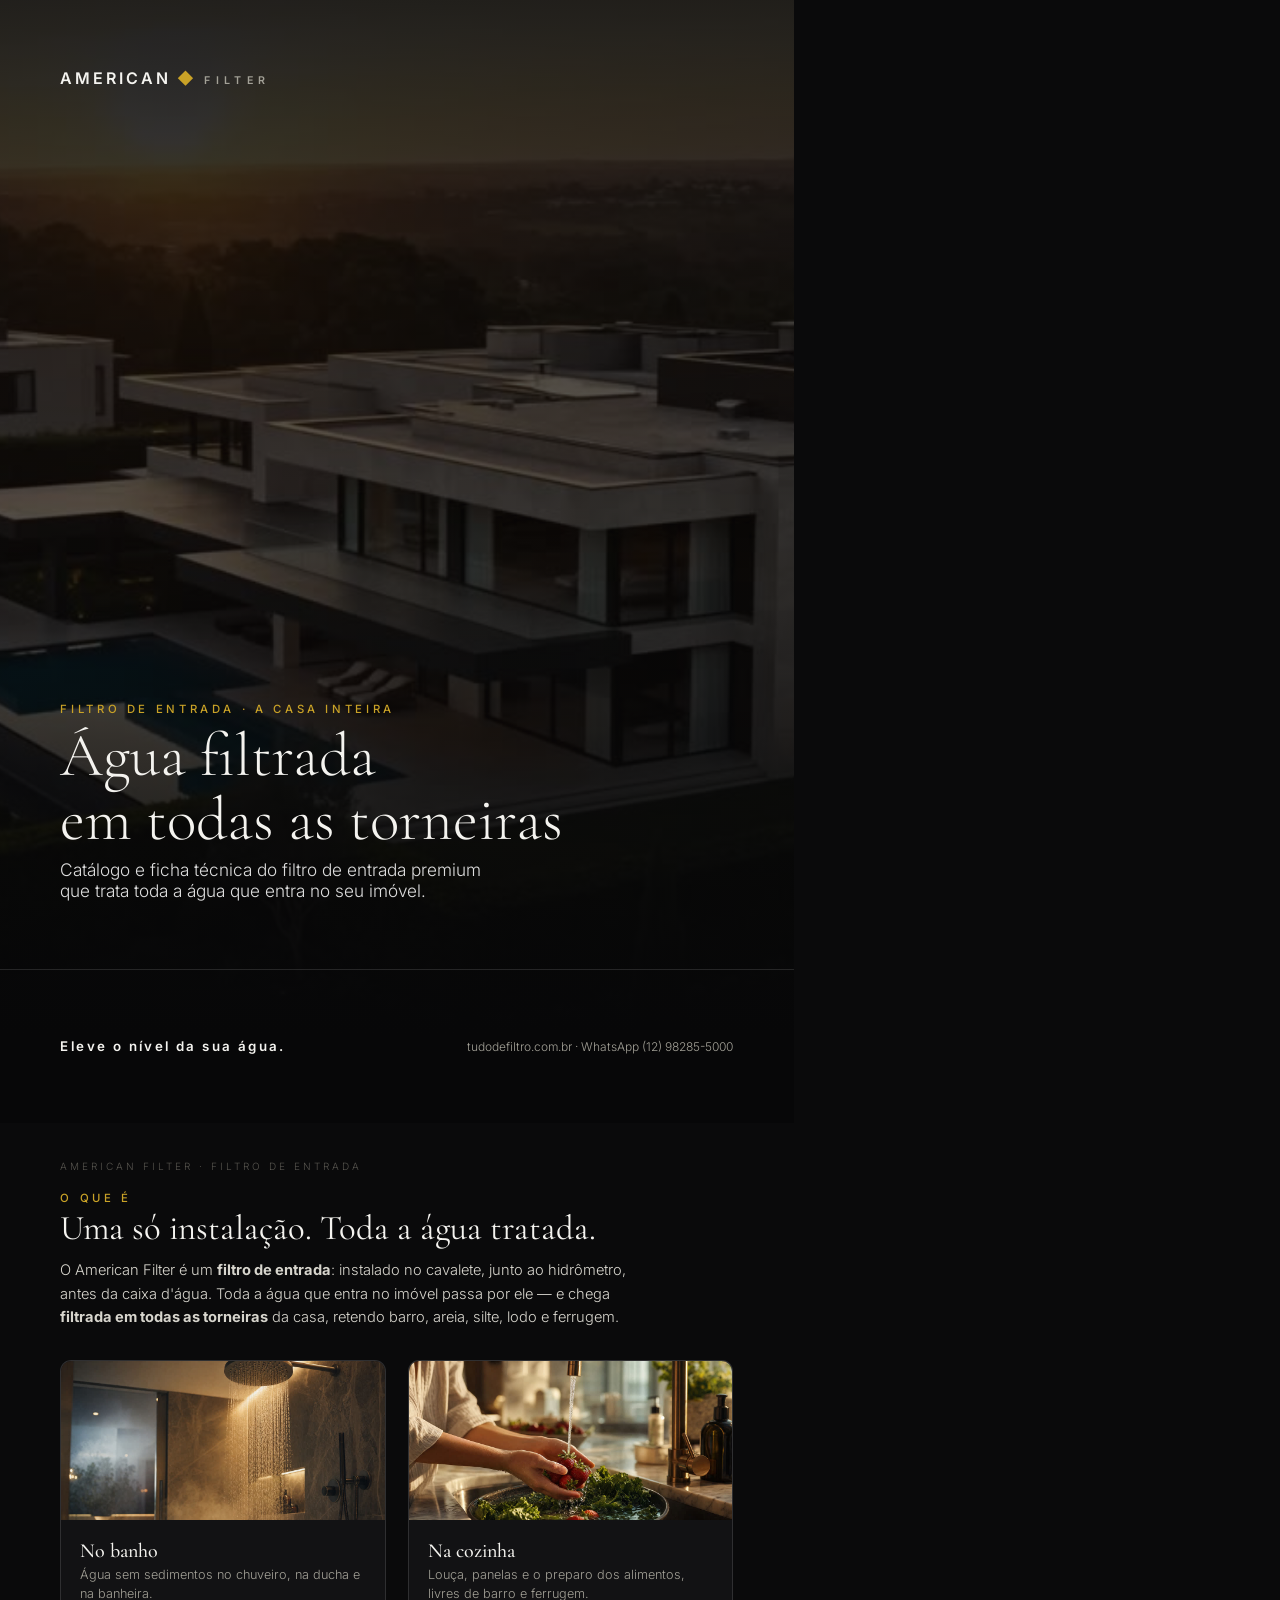
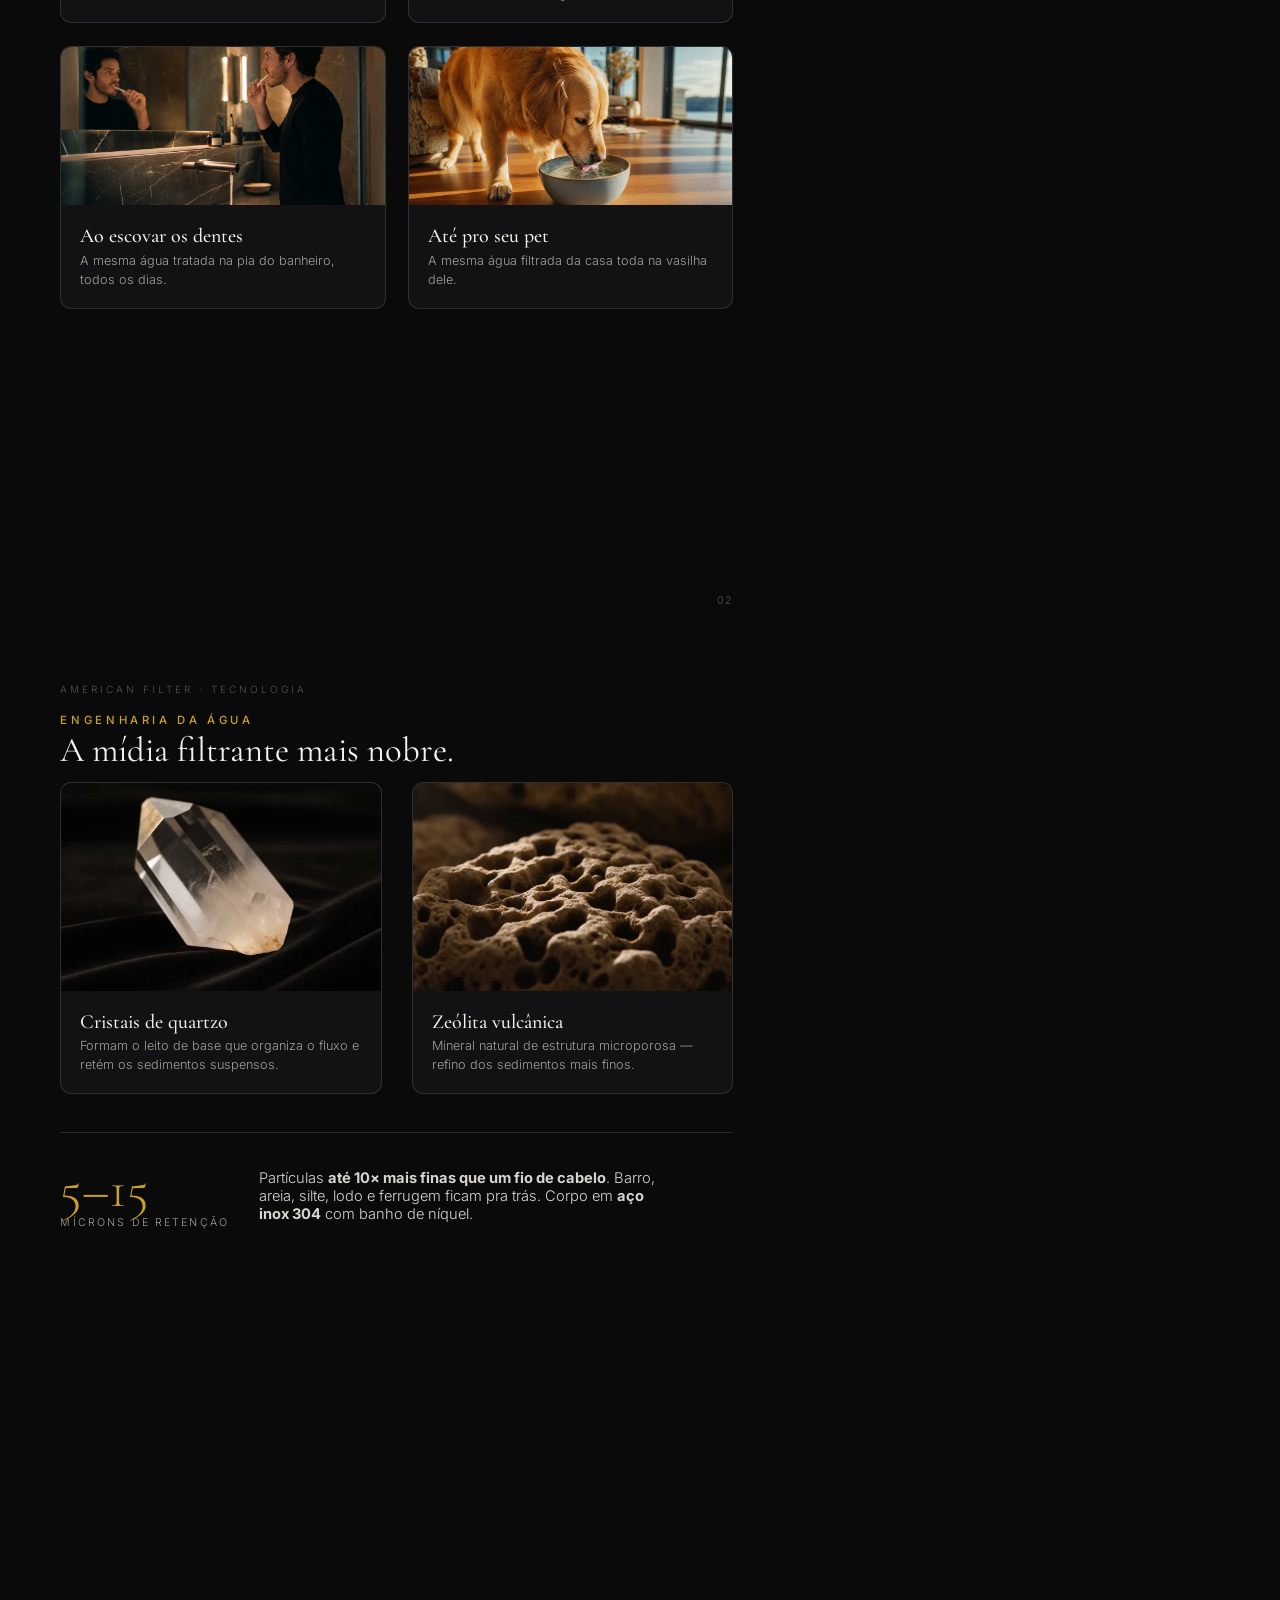
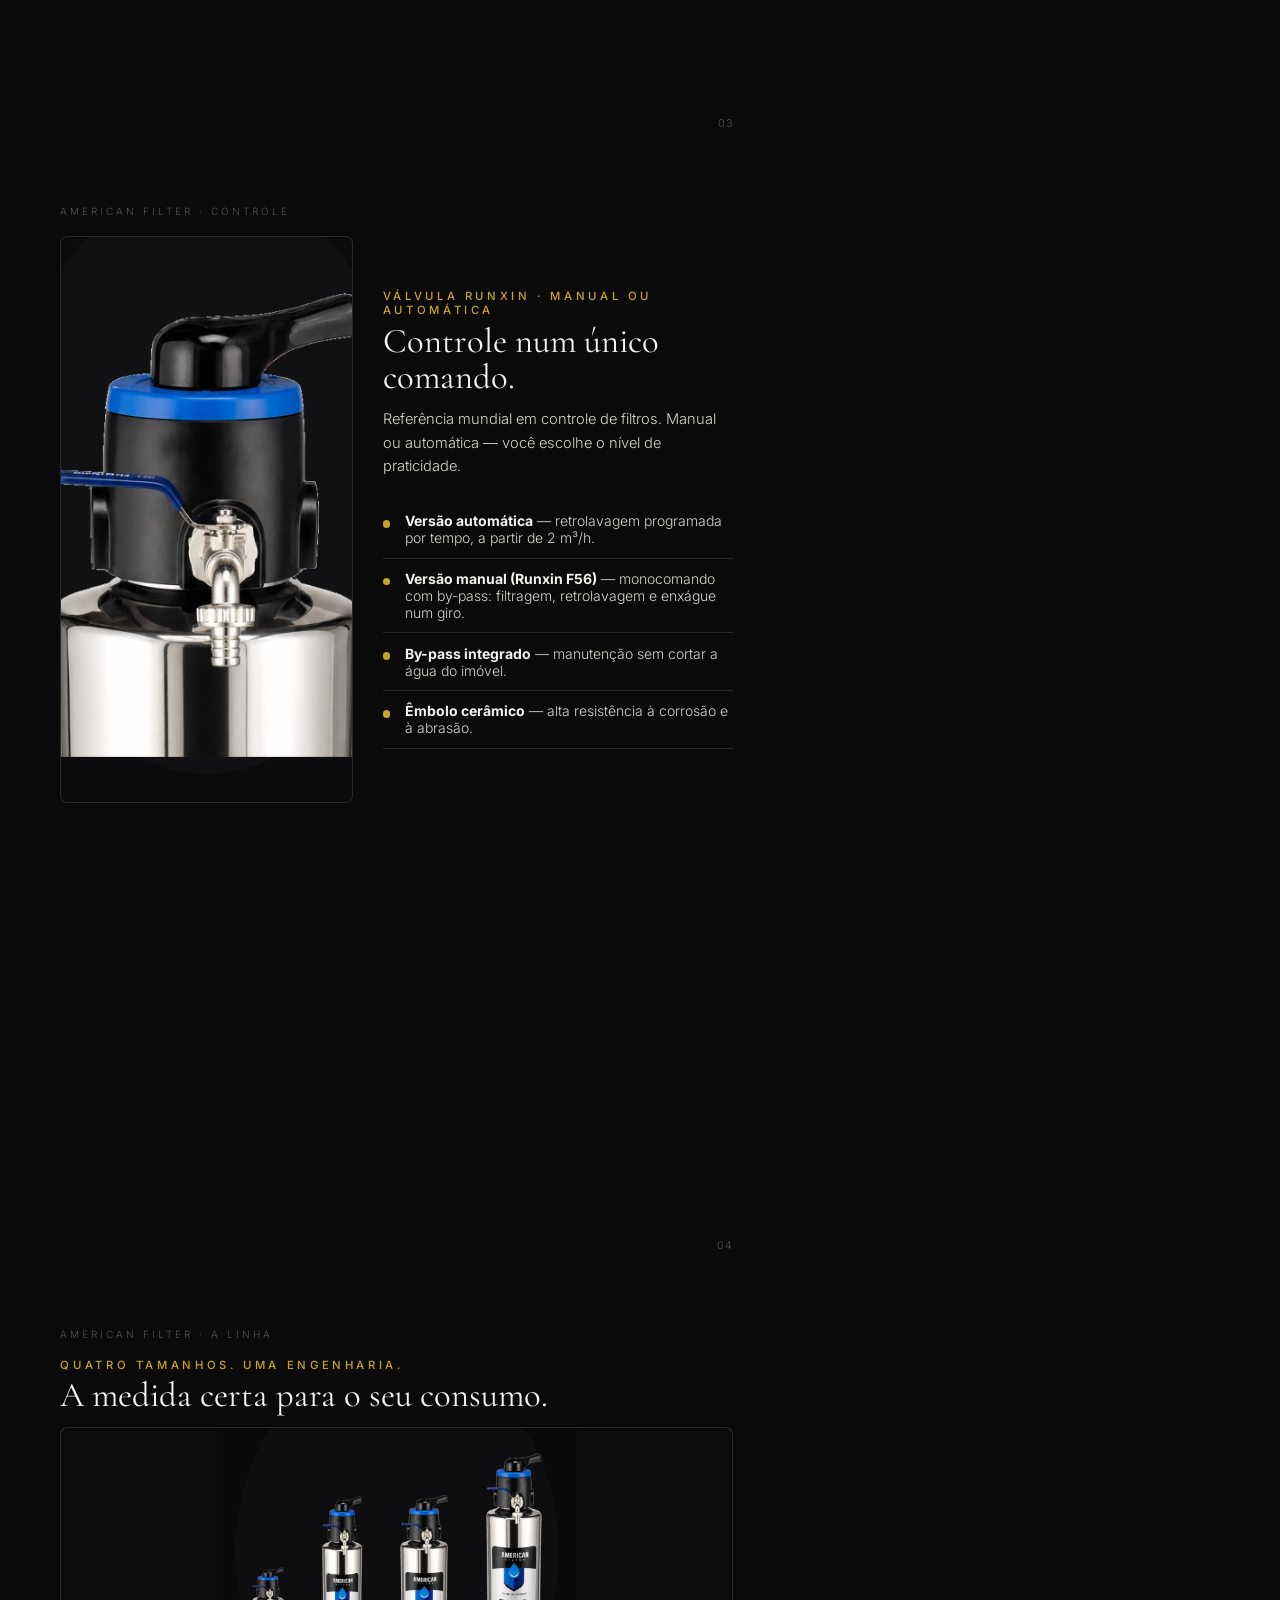
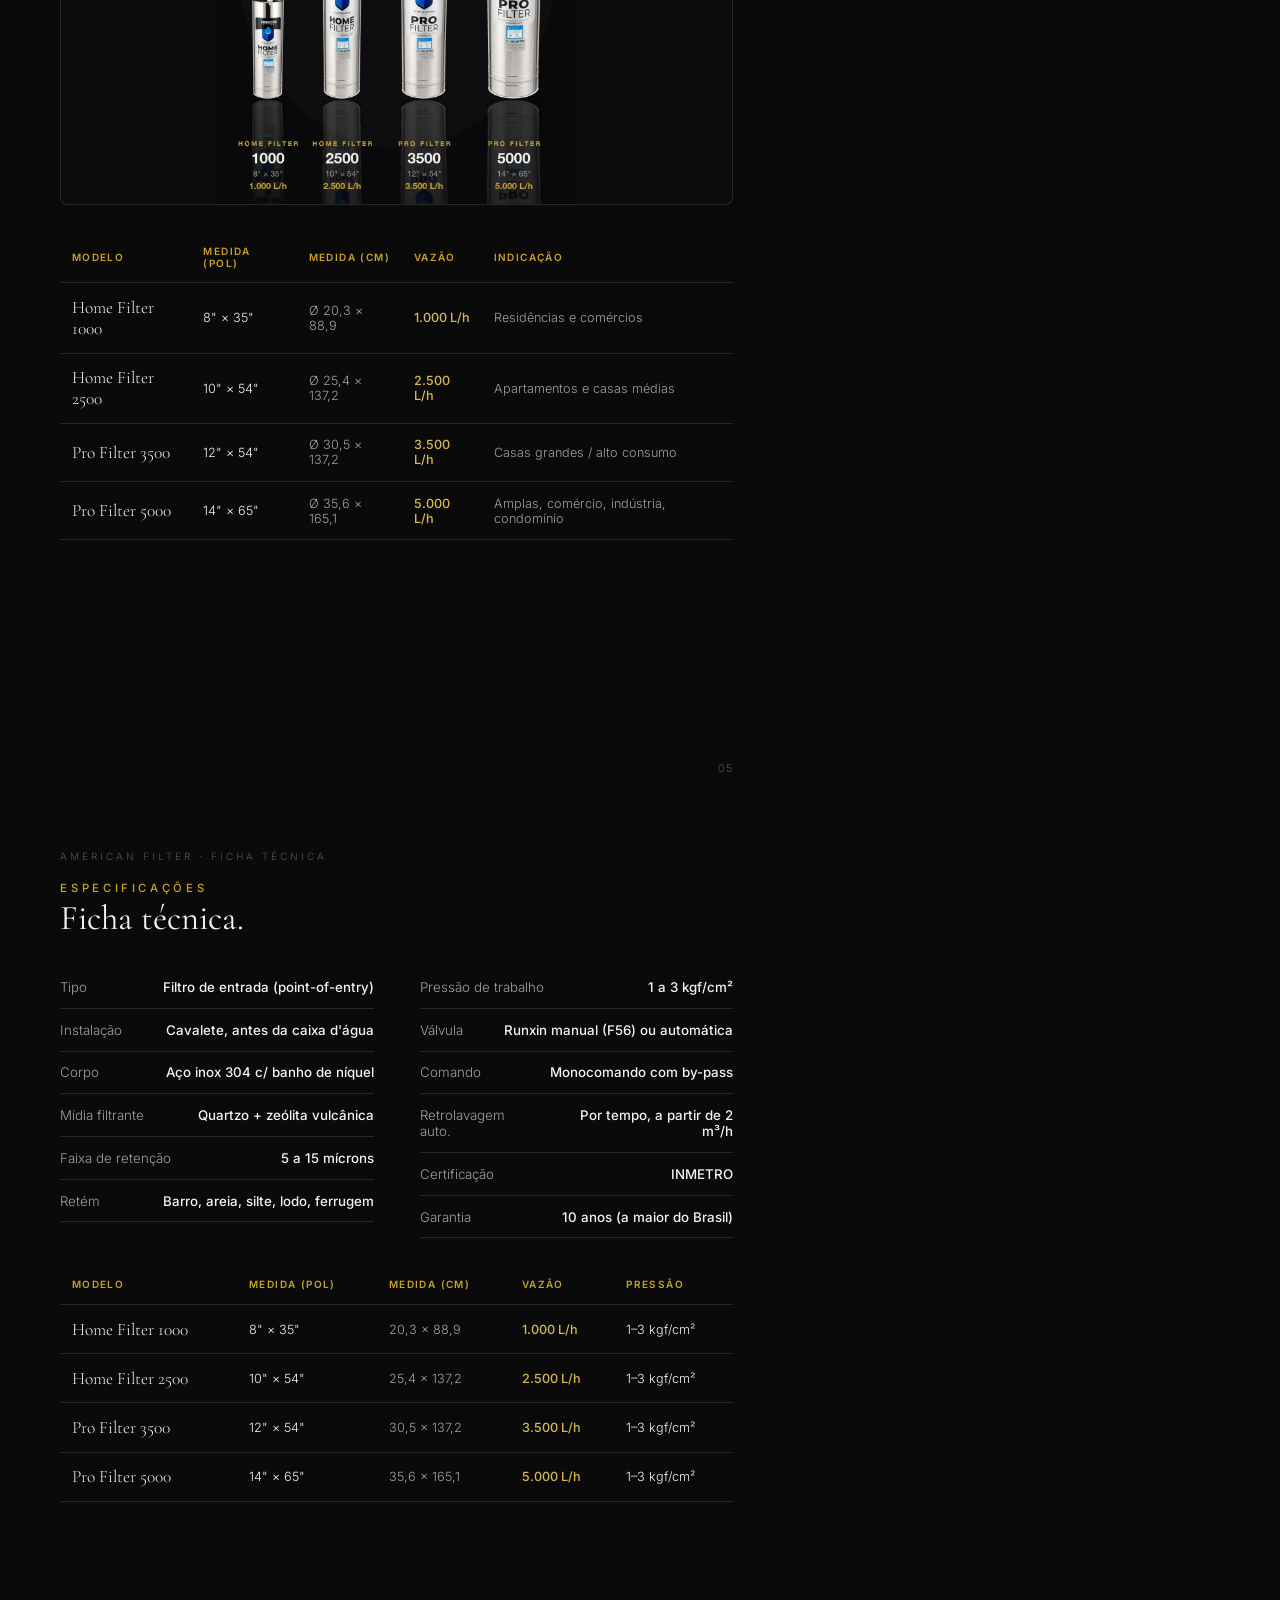
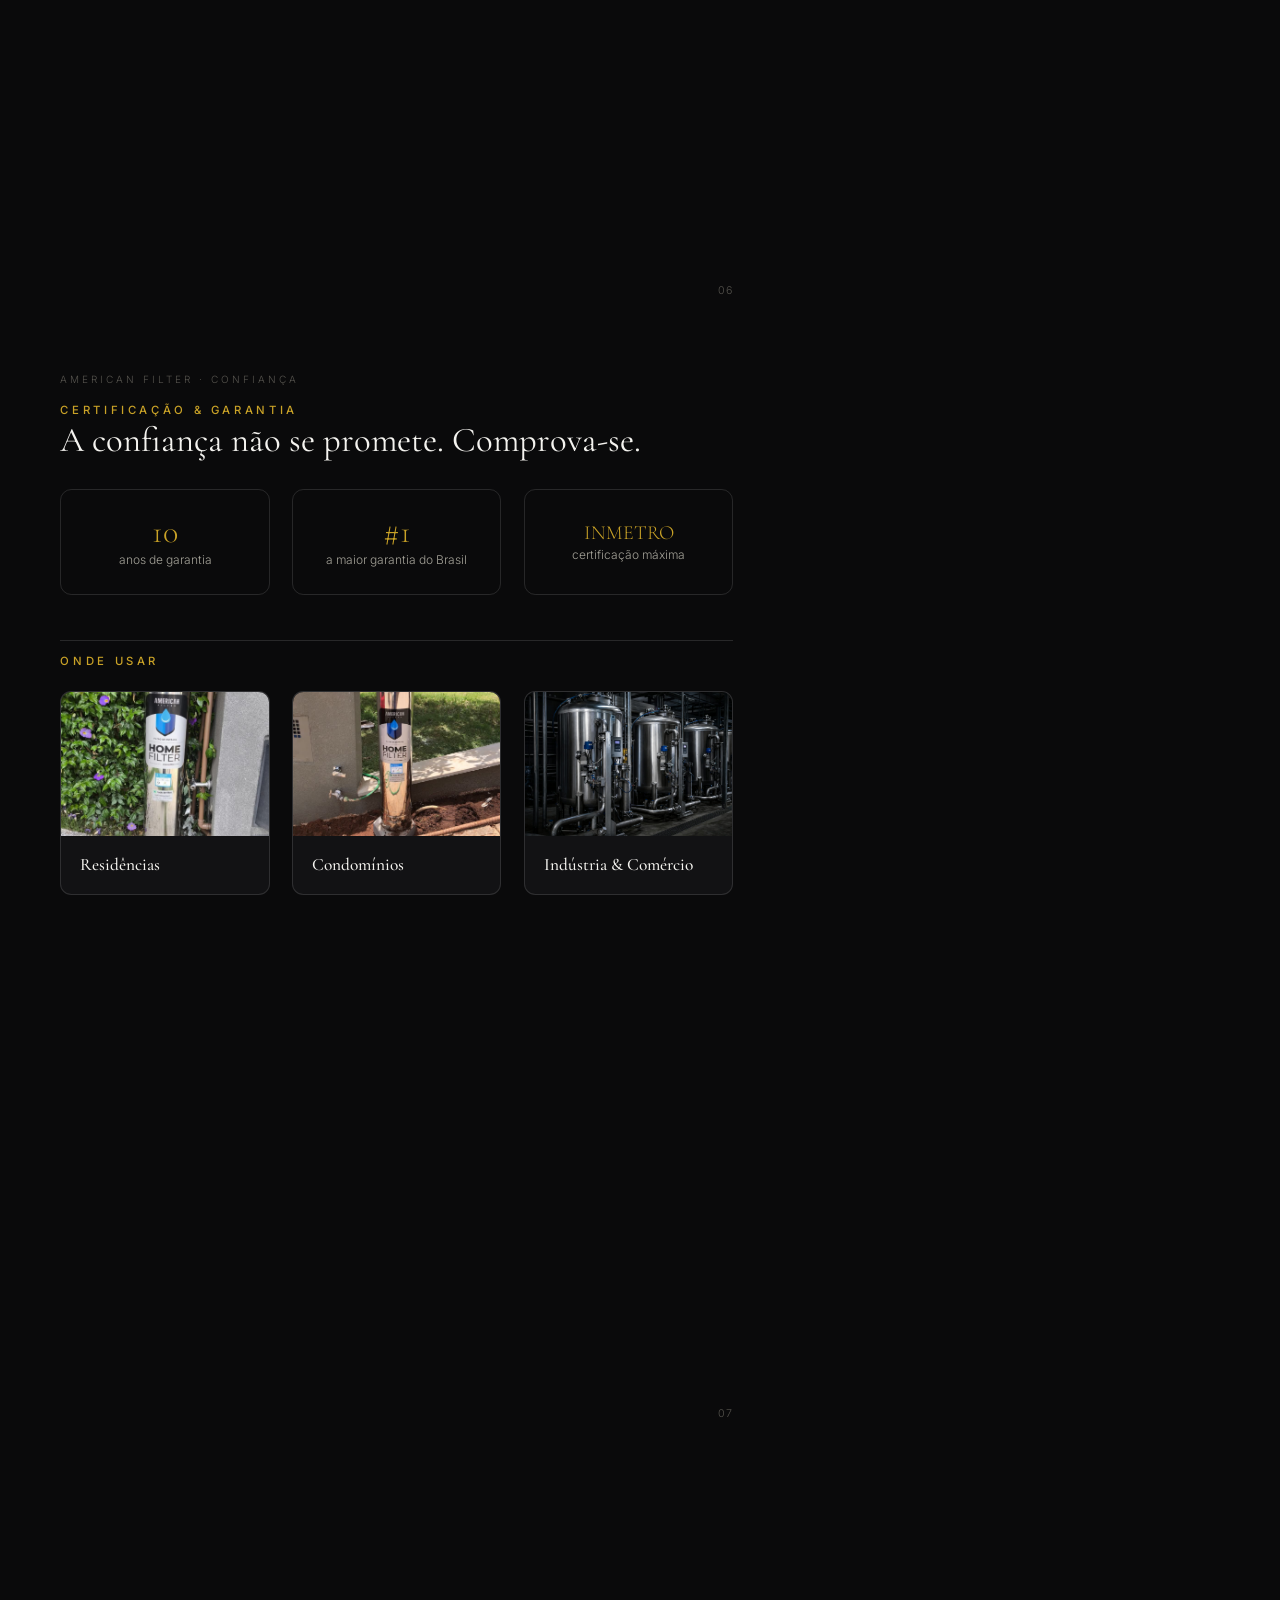
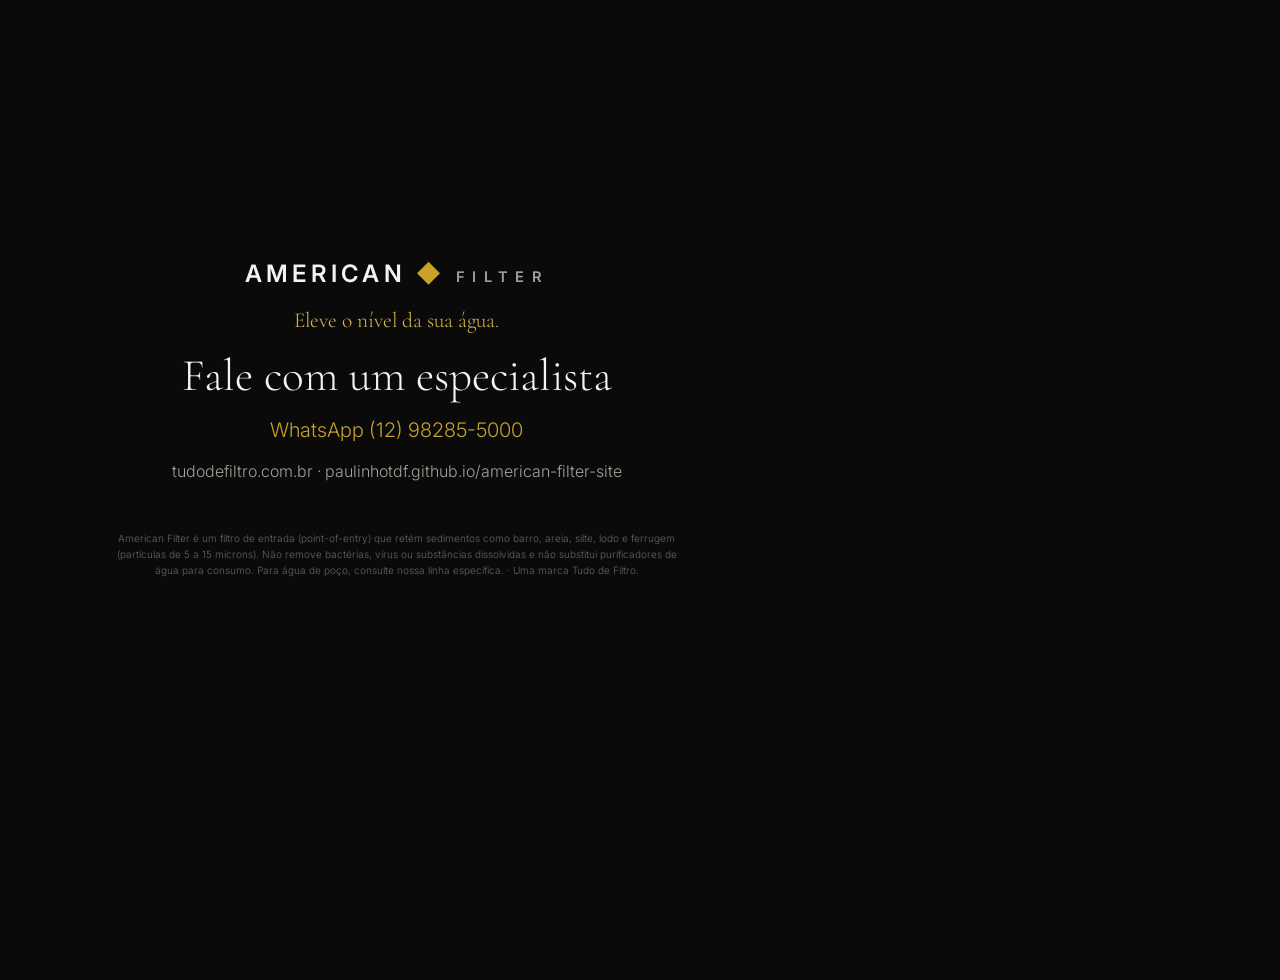
<file: catalogo-print.html>
<!DOCTYPE html>
<html lang="pt-BR">
<head>
<meta charset="UTF-8" />
<link href="https://fonts.googleapis.com/css2?family=Cormorant+Garamond:wght@300;400;500;600&family=Inter:wght@300;400;500;600&display=swap" rel="stylesheet" />
<style>
  :root{--bg:#0a0a0b;--bg2:#121214;--ink:#f4f3ef;--mut:#a3a197;--gold:#c9a227;--gold2:#d9b94e;--line:rgba(255,255,255,.12);--serif:"Cormorant Garamond",Georgia,serif;--sans:"Inter",system-ui,sans-serif}
  *{margin:0;padding:0;box-sizing:border-box;-webkit-print-color-adjust:exact;print-color-adjust:exact}
  @page{size:A4;margin:0}
  body{font-family:var(--sans);font-weight:300;color:var(--ink);background:var(--bg)}
  .page{width:210mm;height:297mm;background:var(--bg);position:relative;overflow:hidden;page-break-after:always;padding:18mm 16mm}
  .page:last-child{page-break-after:auto}
  .eyebrow{font-size:8.5pt;letter-spacing:.32em;text-transform:uppercase;color:var(--gold);font-weight:500}
  h1,h2{font-family:var(--serif);font-weight:400;line-height:1.04}
  .brand{font-weight:600;letter-spacing:.18em;font-size:12pt}
  .brand .sub{font-size:8pt;letter-spacing:.5em;color:var(--mut)}
  .gold{color:var(--gold)} .mut{color:var(--mut)}
  img{display:block;object-fit:cover}
  .cover{padding:0;display:flex;flex-direction:column}
  .cover__img{position:absolute;inset:0;width:100%;height:100%;opacity:.55}
  .cover__scrim{position:absolute;inset:0;background:linear-gradient(0deg,#070708 8%,rgba(7,7,8,.35) 55%,rgba(7,7,8,.8))}
  .cover__top,.cover__mid,.cover__bot{position:relative;z-index:2;padding:18mm 16mm}
  .cover__mid{margin-top:auto}
  .cover h1{font-size:46pt;font-weight:300;margin:6pt 0}
  .cover__sub{font-size:13pt;color:#ddd;max-width:120mm;margin-top:6pt}
  .cover__bot{display:flex;justify-content:space-between;align-items:flex-end;border-top:1px solid var(--line)}
  .cover__bot small{color:var(--mut);font-size:9pt}
  .ptitle{font-size:26pt;margin:4pt 0 10pt}
  .lead{font-size:11pt;color:#d7d5cd;max-width:160mm;line-height:1.6}
  .divider{height:1px;background:var(--line);margin:10pt 0}
  .grid2{display:grid;grid-template-columns:1fr 1fr;gap:8mm}
  .grid4{display:grid;grid-template-columns:1fr 1fr;gap:6mm;margin-top:8mm}
  .grid3{display:grid;grid-template-columns:1fr 1fr 1fr;gap:6mm;margin-top:6mm}
  .card{border:1px solid var(--line);border-radius:3mm;overflow:hidden;background:var(--bg2)}
  .card img{width:100%;height:42mm}
  .card .cap{padding:5mm}
  .card h3{font-family:var(--serif);font-size:15pt;font-weight:500}
  .card p{font-size:9.5pt;color:var(--mut);margin-top:2pt;line-height:1.5}
  .micron{display:flex;gap:8mm;align-items:center;margin-top:10mm;border-top:1px solid var(--line);padding-top:8mm}
  .micron .big{font-family:var(--serif);font-size:40pt;color:var(--gold);line-height:1}
  .micron small{display:block;font-size:8pt;letter-spacing:.2em;text-transform:uppercase;color:var(--mut)}
  .micron p{font-size:11pt;color:#d7d5cd;max-width:110mm}
  table{width:100%;border-collapse:collapse;margin-top:7mm;font-size:9.5pt}
  th,td{text-align:left;padding:3.6mm 3mm;border-bottom:1px solid var(--line)}
  th{font-size:7.5pt;letter-spacing:.14em;text-transform:uppercase;color:var(--gold);font-weight:600}
  td.model{font-family:var(--serif);font-size:13pt;color:var(--ink)}
  td.flow{color:var(--gold2);font-weight:500}
  .full{width:100%;border-radius:2mm;border:1px solid var(--line)}
  .badges{display:grid;grid-template-columns:repeat(3,1fr);gap:6mm;margin-top:8mm}
  .badge{border:1px solid var(--line);border-radius:3mm;padding:7mm 4mm;text-align:center}
  .badge .n{font-family:var(--serif);font-size:24pt;color:var(--gold);line-height:1}
  .badge p{font-size:9pt;color:var(--mut);margin-top:3pt}
  .val{display:grid;grid-template-columns:1fr 1.2fr;gap:8mm;align-items:center}
  .val img{width:100%;height:150mm;border-radius:2mm;border:1px solid var(--line);background:#0d0d0f}
  .vlist{list-style:none;margin-top:6mm}
  .vlist li{padding:3mm 0 3mm 6mm;position:relative;font-size:10.5pt;color:#d7d5cd;border-bottom:1px solid var(--line)}
  .vlist li::before{content:"";position:absolute;left:0;top:5mm;width:2mm;height:2mm;border-radius:50%;background:var(--gold)}
  .vlist b{color:var(--ink)}
  .spec{display:grid;grid-template-columns:1fr 1fr;gap:0 12mm;margin-top:8mm}
  .srow{display:flex;justify-content:space-between;gap:4mm;padding:3.4mm 0;border-bottom:1px solid var(--line);font-size:10pt}
  .srow .k{color:var(--mut)} .srow .v{color:var(--ink);text-align:right;font-weight:500}
  .contact{display:flex;flex-direction:column;justify-content:center;align-items:center;text-align:center;height:100%;gap:5mm}
  .contact h2{font-size:34pt;font-weight:300}
  .contact .slogan{font-family:var(--serif);font-size:16pt;color:var(--gold2)}
  .contact .wa{font-size:15pt}
  .contact .legal{font-size:7.5pt;color:#6a675f;max-width:150mm;line-height:1.6;margin-top:8mm}
  .pageno{position:absolute;bottom:10mm;right:16mm;font-size:8pt;color:#56544e;letter-spacing:.1em}
  .kicker{position:absolute;top:10mm;left:16mm;font-size:7.5pt;letter-spacing:.3em;text-transform:uppercase;color:#56544e}
</style>
</head>
<body>

<section class="page cover">
  <img class="cover__img" src="assets/img/pdf/hero_poster.jpg" alt="" />
  <div class="cover__scrim"></div>
  <div class="cover__top"><div class="brand">AMERICAN <span class="gold">◆</span> <span class="sub">FILTER</span></div></div>
  <div class="cover__mid">
    <p class="eyebrow">Filtro de entrada · a casa inteira</p>
    <h1>Água filtrada<br/>em todas as torneiras</h1>
    <p class="cover__sub">Catálogo e ficha técnica do filtro de entrada premium que trata toda a água que entra no seu imóvel.</p>
  </div>
  <div class="cover__bot"><div class="brand" style="font-size:10pt">Eleve o nível da sua água.</div><small>tudodefiltro.com.br · WhatsApp (12) 98285-5000</small></div>
</section>

<section class="page">
  <span class="kicker">American Filter · Filtro de entrada</span>
  <p class="eyebrow">O que é</p>
  <h2 class="ptitle">Uma só instalação. Toda a água tratada.</h2>
  <p class="lead">O American Filter é um <b>filtro de entrada</b>: instalado no cavalete, junto ao hidrômetro, antes da caixa d'água. Toda a água que entra no imóvel passa por ele — e chega <b>filtrada em todas as torneiras</b> da casa, retendo barro, areia, silte, lodo e ferrugem.</p>
  <div class="grid4">
    <div class="card"><img src="assets/img/pdf/benef_banho.jpg" alt="banho" /><div class="cap"><h3>No banho</h3><p>Água sem sedimentos no chuveiro, na ducha e na banheira.</p></div></div>
    <div class="card"><img src="assets/img/pdf/benef_frutas.jpg" alt="cozinha" /><div class="cap"><h3>Na cozinha</h3><p>Louça, panelas e o preparo dos alimentos, livres de barro e ferrugem.</p></div></div>
    <div class="card"><img src="assets/img/pdf/benef_dentes.jpg" alt="dentes" /><div class="cap"><h3>Ao escovar os dentes</h3><p>A mesma água tratada na pia do banheiro, todos os dias.</p></div></div>
    <div class="card"><img src="assets/img/pdf/benef_pet.jpg" alt="pet" /><div class="cap"><h3>Até pro seu pet</h3><p>A mesma água filtrada da casa toda na vasilha dele.</p></div></div>
  </div>
  <span class="pageno">02</span>
</section>

<section class="page">
  <span class="kicker">American Filter · Tecnologia</span>
  <p class="eyebrow">Engenharia da água</p>
  <h2 class="ptitle">A mídia filtrante mais nobre.</h2>
  <div class="grid2">
    <div class="card"><img src="assets/img/pdf/quartzo.jpg" alt="quartzo" style="height:55mm" /><div class="cap"><h3>Cristais de quartzo</h3><p>Formam o leito de base que organiza o fluxo e retém os sedimentos suspensos.</p></div></div>
    <div class="card"><img src="assets/img/pdf/zeolita.jpg" alt="zeólita" style="height:55mm" /><div class="cap"><h3>Zeólita vulcânica</h3><p>Mineral natural de estrutura microporosa — refino dos sedimentos mais finos.</p></div></div>
  </div>
  <div class="micron">
    <div><div class="big">5–15</div><small>mícrons de retenção</small></div>
    <p>Partículas <b>até 10× mais finas que um fio de cabelo</b>. Barro, areia, silte, lodo e ferrugem ficam pra trás. Corpo em <b>aço inox 304</b> com banho de níquel.</p>
  </div>
  <span class="pageno">03</span>
</section>

<section class="page">
  <span class="kicker">American Filter · Controle</span>
  <div class="val">
    <img src="assets/img/pdf/valvula.jpg" alt="válvula Runxin" />
    <div>
      <p class="eyebrow">Válvula Runxin · manual ou automática</p>
      <h2 class="ptitle">Controle num único comando.</h2>
      <p class="lead">Referência mundial em controle de filtros. Manual ou automática — você escolhe o nível de praticidade.</p>
      <ul class="vlist">
        <li><b>Versão automática</b> — retrolavagem programada por tempo, a partir de 2 m³/h.</li>
        <li><b>Versão manual (Runxin F56)</b> — monocomando com by-pass: filtragem, retrolavagem e enxágue num giro.</li>
        <li><b>By-pass integrado</b> — manutenção sem cortar a água do imóvel.</li>
        <li><b>Êmbolo cerâmico</b> — alta resistência à corrosão e à abrasão.</li>
      </ul>
    </div>
  </div>
  <span class="pageno">04</span>
</section>

<section class="page">
  <span class="kicker">American Filter · A linha</span>
  <p class="eyebrow">Quatro tamanhos. Uma engenharia.</p>
  <h2 class="ptitle">A medida certa para o seu consumo.</h2>
  <img class="full" src="assets/img/pdf/linha_proporcao.jpg" alt="comparativo dos modelos" style="height:100mm;object-fit:contain;background:#0c0c0d" />
  <table>
    <tr><th>Modelo</th><th>Medida (pol)</th><th>Medida (cm)</th><th>Vazão</th><th>Indicação</th></tr>
    <tr><td class="model">Home Filter 1000</td><td>8" × 35"</td><td class="mut">Ø 20,3 × 88,9</td><td class="flow">1.000 L/h</td><td class="mut">Residências e comércios</td></tr>
    <tr><td class="model">Home Filter 2500</td><td>10" × 54"</td><td class="mut">Ø 25,4 × 137,2</td><td class="flow">2.500 L/h</td><td class="mut">Apartamentos e casas médias</td></tr>
    <tr><td class="model">Pro Filter 3500</td><td>12" × 54"</td><td class="mut">Ø 30,5 × 137,2</td><td class="flow">3.500 L/h</td><td class="mut">Casas grandes / alto consumo</td></tr>
    <tr><td class="model">Pro Filter 5000</td><td>14" × 65"</td><td class="mut">Ø 35,6 × 165,1</td><td class="flow">5.000 L/h</td><td class="mut">Amplas, comércio, indústria, condomínio</td></tr>
  </table>
  <span class="pageno">05</span>
</section>

<section class="page">
  <span class="kicker">American Filter · Ficha técnica</span>
  <p class="eyebrow">Especificações</p>
  <h2 class="ptitle">Ficha técnica.</h2>
  <div class="spec">
    <div>
      <div class="srow"><span class="k">Tipo</span><span class="v">Filtro de entrada (point-of-entry)</span></div>
      <div class="srow"><span class="k">Instalação</span><span class="v">Cavalete, antes da caixa d'água</span></div>
      <div class="srow"><span class="k">Corpo</span><span class="v">Aço inox 304 c/ banho de níquel</span></div>
      <div class="srow"><span class="k">Mídia filtrante</span><span class="v">Quartzo + zeólita vulcânica</span></div>
      <div class="srow"><span class="k">Faixa de retenção</span><span class="v">5 a 15 mícrons</span></div>
      <div class="srow"><span class="k">Retém</span><span class="v">Barro, areia, silte, lodo, ferrugem</span></div>
    </div>
    <div>
      <div class="srow"><span class="k">Pressão de trabalho</span><span class="v">1 a 3 kgf/cm²</span></div>
      <div class="srow"><span class="k">Válvula</span><span class="v">Runxin manual (F56) ou automática</span></div>
      <div class="srow"><span class="k">Comando</span><span class="v">Monocomando com by-pass</span></div>
      <div class="srow"><span class="k">Retrolavagem auto.</span><span class="v">Por tempo, a partir de 2 m³/h</span></div>
      <div class="srow"><span class="k">Certificação</span><span class="v">INMETRO</span></div>
      <div class="srow"><span class="k">Garantia</span><span class="v">10 anos (a maior do Brasil)</span></div>
    </div>
  </div>
  <table>
    <tr><th>Modelo</th><th>Medida (pol)</th><th>Medida (cm)</th><th>Vazão</th><th>Pressão</th></tr>
    <tr><td class="model">Home Filter 1000</td><td>8" × 35"</td><td class="mut">20,3 × 88,9</td><td class="flow">1.000 L/h</td><td>1–3 kgf/cm²</td></tr>
    <tr><td class="model">Home Filter 2500</td><td>10" × 54"</td><td class="mut">25,4 × 137,2</td><td class="flow">2.500 L/h</td><td>1–3 kgf/cm²</td></tr>
    <tr><td class="model">Pro Filter 3500</td><td>12" × 54"</td><td class="mut">30,5 × 137,2</td><td class="flow">3.500 L/h</td><td>1–3 kgf/cm²</td></tr>
    <tr><td class="model">Pro Filter 5000</td><td>14" × 65"</td><td class="mut">35,6 × 165,1</td><td class="flow">5.000 L/h</td><td>1–3 kgf/cm²</td></tr>
  </table>
  <span class="pageno">06</span>
</section>

<section class="page">
  <span class="kicker">American Filter · Confiança</span>
  <p class="eyebrow">Certificação &amp; garantia</p>
  <h2 class="ptitle">A confiança não se promete. Comprova-se.</h2>
  <div class="badges">
    <div class="badge"><div class="n">10</div><p>anos de garantia</p></div>
    <div class="badge"><div class="n">#1</div><p>a maior garantia do Brasil</p></div>
    <div class="badge"><div class="n" style="font-size:15pt;padding-top:5pt">INMETRO</div><p>certificação máxima</p></div>
  </div>
  <div class="divider" style="margin-top:12mm"></div>
  <p class="eyebrow">Onde usar</p>
  <div class="grid3">
    <div class="card"><img src="assets/img/pdf/install-flores.jpg" alt="residências" style="height:38mm" /><div class="cap"><h3 style="font-size:13pt">Residências</h3></div></div>
    <div class="card"><img src="assets/img/pdf/install-condominio.jpg" alt="condomínios" style="height:38mm" /><div class="cap"><h3 style="font-size:13pt">Condomínios</h3></div></div>
    <div class="card"><img src="assets/img/pdf/app_industria.jpg" alt="indústria" style="height:38mm" /><div class="cap"><h3 style="font-size:13pt">Indústria &amp; Comércio</h3></div></div>
  </div>
  <span class="pageno">07</span>
</section>

<section class="page">
  <div class="contact">
    <div class="brand" style="font-size:18pt">AMERICAN <span class="gold">◆</span> <span class="sub" style="font-size:11pt">FILTER</span></div>
    <p class="slogan">Eleve o nível da sua água.</p>
    <h2>Fale com um especialista</h2>
    <p class="wa gold">WhatsApp (12) 98285-5000</p>
    <p class="mut">tudodefiltro.com.br · paulinhotdf.github.io/american-filter-site</p>
    <p class="legal">American Filter é um filtro de entrada (point-of-entry) que retém sedimentos como barro, areia, silte, lodo e ferrugem (partículas de 5 a 15 mícrons). Não remove bactérias, vírus ou substâncias dissolvidas e não substitui purificadores de água para consumo. Para água de poço, consulte nossa linha específica. · Uma marca Tudo de Filtro.</p>
  </div>
</section>

</body>
</html>
</file>
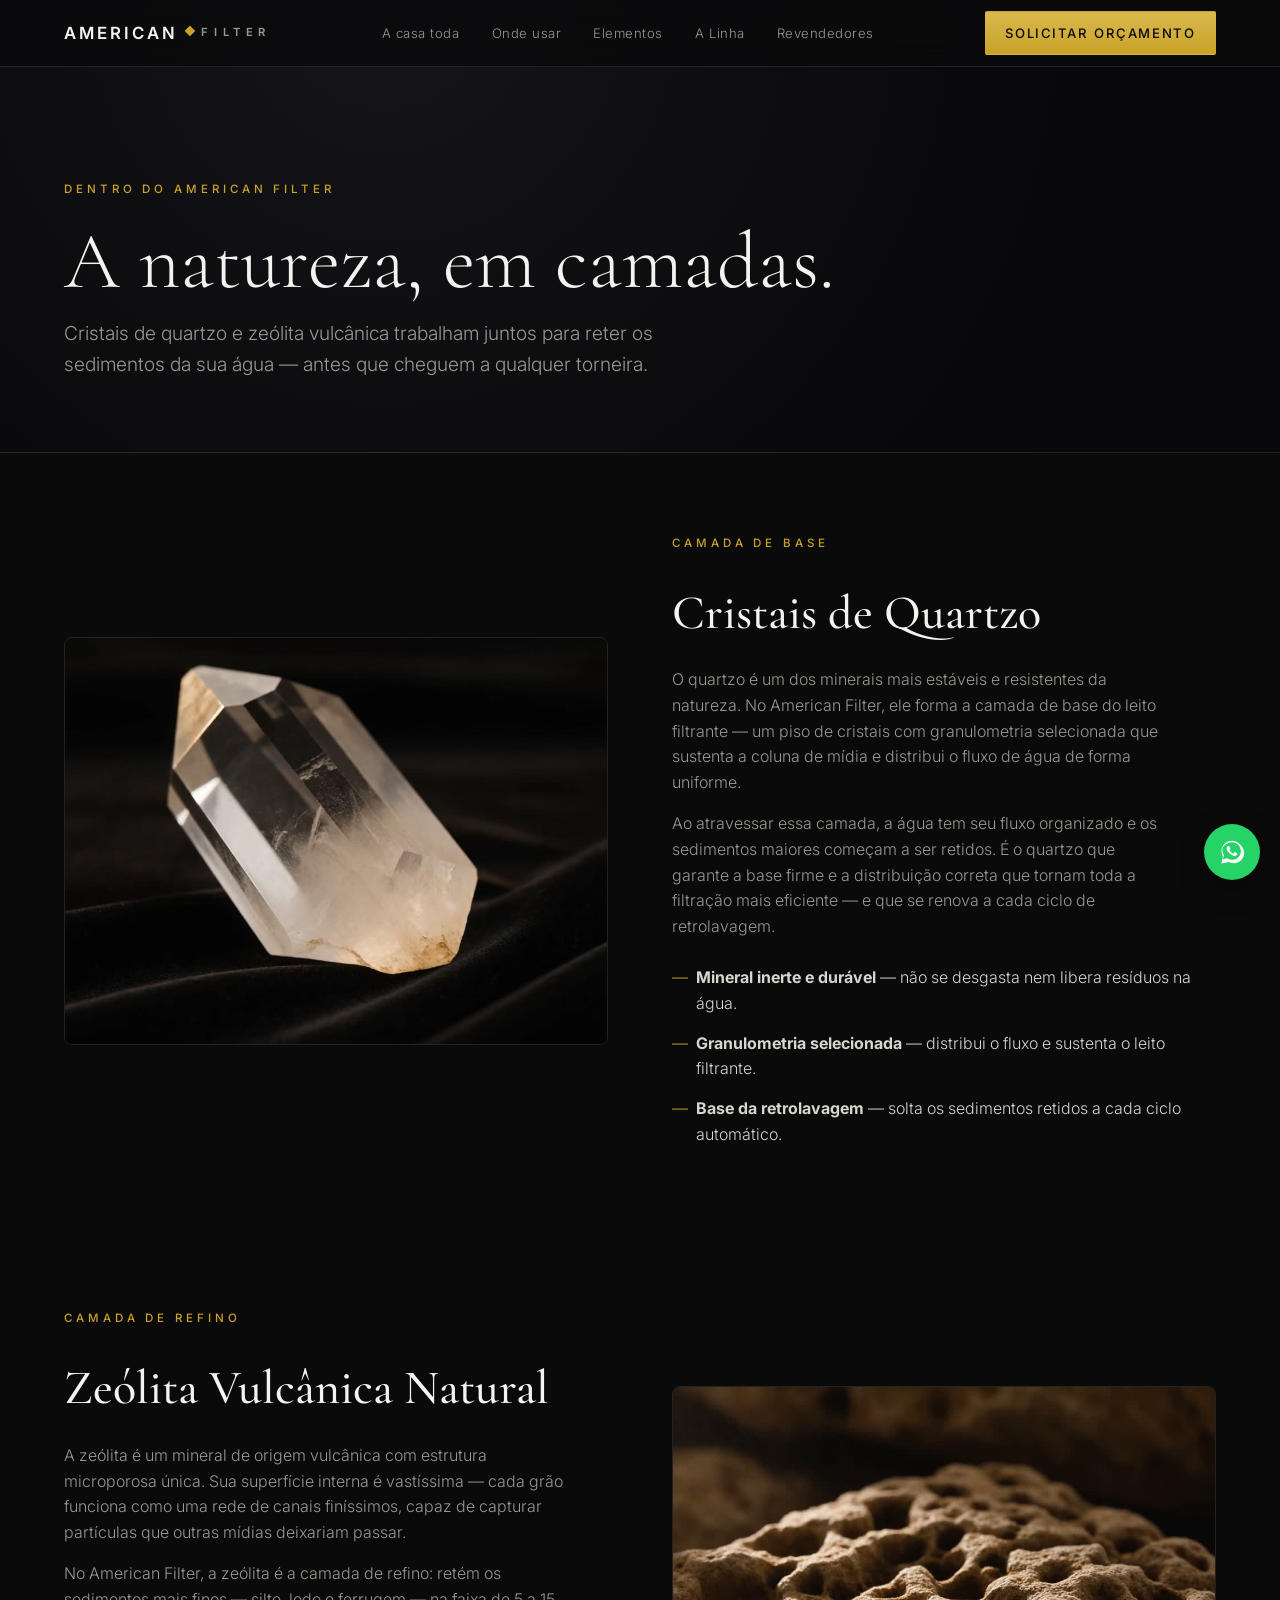
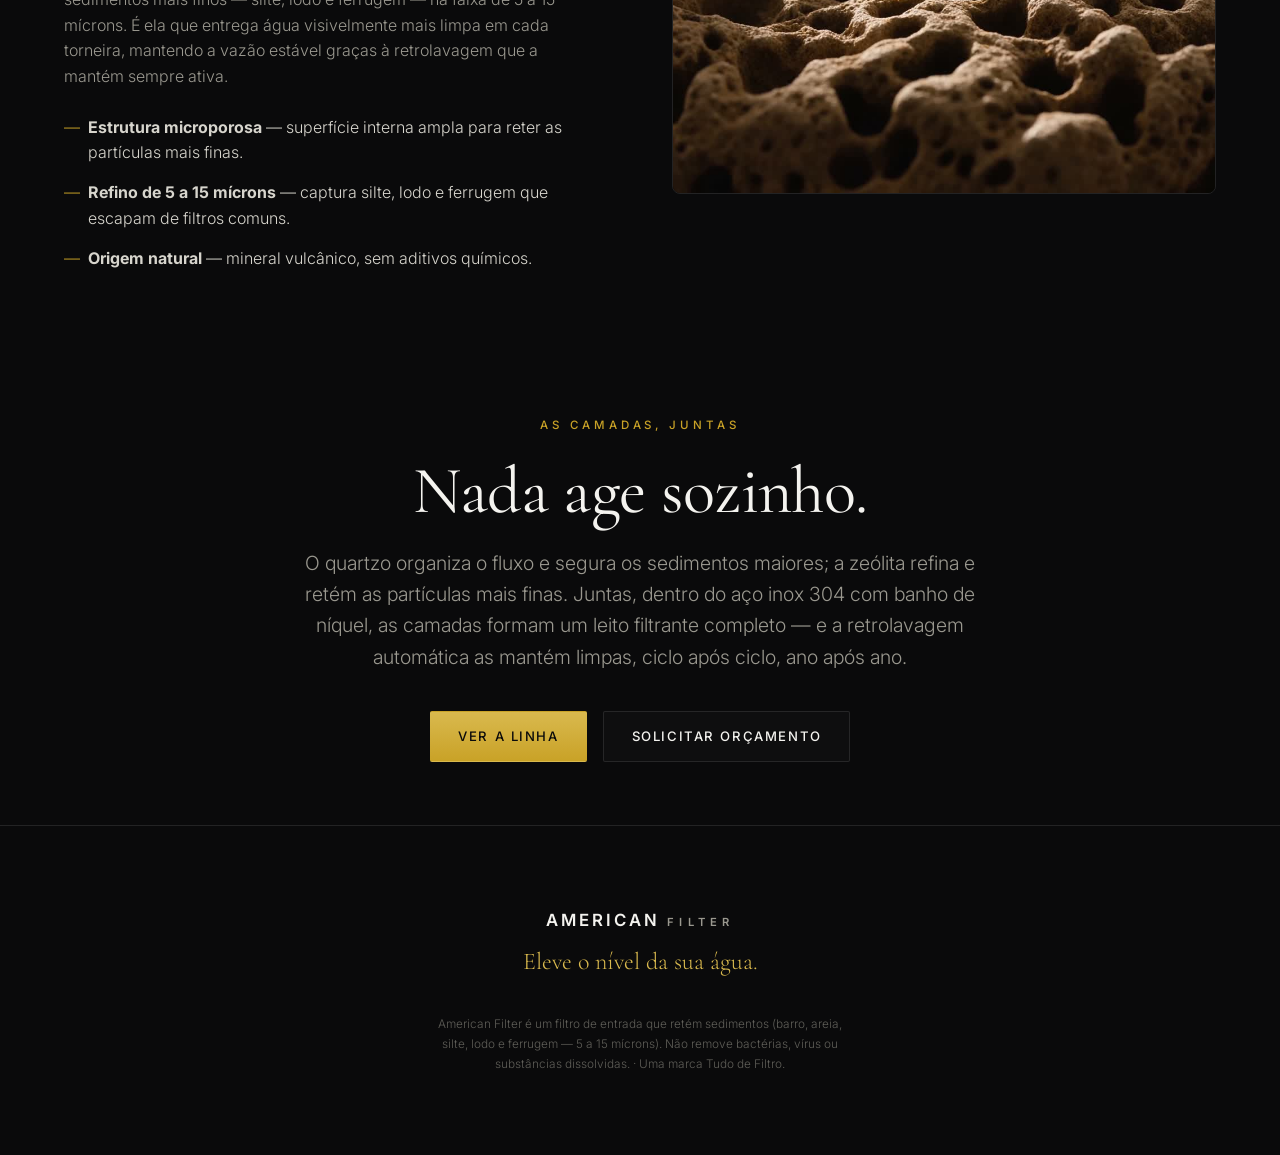
<file: elementos-filtrantes.html>
<!DOCTYPE html>
<html lang="pt-BR">
<head>
<meta charset="UTF-8" />
<meta name="viewport" content="width=device-width, initial-scale=1.0" />
<title>Elementos Filtrantes | Quartzo e Zeólita | American Filter</title>
<meta name="description" content="Conheça as camadas do American Filter: cristais de quartzo e zeólita vulcânica natural que retêm sedimentos de 5 a 15 mícrons em aço inox 304." />
<link rel="preconnect" href="https://fonts.googleapis.com" />
<link rel="preconnect" href="https://fonts.gstatic.com" crossorigin />
<link href="https://fonts.googleapis.com/css2?family=Cormorant+Garamond:wght@300;400;500;600&family=Inter:wght@300;400;500;600&display=swap" rel="stylesheet" />
<link rel="stylesheet" href="css/styles.css" />
</head>
<body>

<header class="nav is-stuck" id="nav">
  <a href="index.html" class="nav__brand"><span class="nav__brand-main">AMERICAN</span><span class="nav__brand-shield">◆</span><span class="nav__brand-sub">FILTER</span></a>
  <nav class="nav__links">
    <a href="index.html#beneficios">A casa toda</a>
    <a href="index.html#aplicacoes">Onde usar</a>
    <a href="elementos-filtrantes.html">Elementos</a>
    <a href="index.html#linha">A Linha</a>
    <a href="revendedores.html">Revendedores</a>
  </nav>
  <a class="btn btn--gold nav__cta" href="#" data-wa="Olá! Quero um orçamento do American Filter.">Solicitar orçamento</a>
  <button class="nav__burger" id="burger" aria-label="Menu"><span></span><span></span></button>
</header>

<section class="subhero">
  <div class="subhero__inner">
    <p class="eyebrow">Dentro do American Filter</p>
    <h1 class="subhero__title">A natureza, em camadas.</h1>
    <p class="subhero__sub">Cristais de quartzo e zeólita vulcânica trabalham juntos para reter os sedimentos da sua água — antes que cheguem a qualquer torneira.</p>
  </div>
</section>

<!-- QUARTZO -->
<section class="elem">
  <img class="elem__img reveal" src="assets/img/quartzo.jpg" alt="Cristais de quartzo" />
  <div class="reveal">
    <p class="eyebrow">Camada de base</p>
    <h3>Cristais de Quartzo</h3>
    <p class="elem__p">O quartzo é um dos minerais mais estáveis e resistentes da natureza. No American Filter, ele forma a camada de base do leito filtrante — um piso de cristais com granulometria selecionada que sustenta a coluna de mídia e distribui o fluxo de água de forma uniforme.</p>
    <p class="elem__p">Ao atravessar essa camada, a água tem seu fluxo organizado e os sedimentos maiores começam a ser retidos. É o quartzo que garante a base firme e a distribuição correta que tornam toda a filtração mais eficiente — e que se renova a cada ciclo de retrolavagem.</p>
    <ul class="elem__list">
      <li><b>Mineral inerte e durável</b> — não se desgasta nem libera resíduos na água.</li>
      <li><b>Granulometria selecionada</b> — distribui o fluxo e sustenta o leito filtrante.</li>
      <li><b>Base da retrolavagem</b> — solta os sedimentos retidos a cada ciclo automático.</li>
    </ul>
  </div>
</section>

<!-- ZEÓLITA -->
<section class="elem elem--rev">
  <img class="elem__img reveal" src="assets/img/zeolita.jpg" alt="Zeólita vulcânica natural" />
  <div class="reveal">
    <p class="eyebrow">Camada de refino</p>
    <h3>Zeólita Vulcânica Natural</h3>
    <p class="elem__p">A zeólita é um mineral de origem vulcânica com estrutura microporosa única. Sua superfície interna é vastíssima — cada grão funciona como uma rede de canais finíssimos, capaz de capturar partículas que outras mídias deixariam passar.</p>
    <p class="elem__p">No American Filter, a zeólita é a camada de refino: retém os sedimentos mais finos — silte, lodo e ferrugem — na faixa de 5 a 15 mícrons. É ela que entrega água visivelmente mais limpa em cada torneira, mantendo a vazão estável graças à retrolavagem que a mantém sempre ativa.</p>
    <ul class="elem__list">
      <li><b>Estrutura microporosa</b> — superfície interna ampla para reter as partículas mais finas.</li>
      <li><b>Refino de 5 a 15 mícrons</b> — captura silte, lodo e ferrugem que escapam de filtros comuns.</li>
      <li><b>Origem natural</b> — mineral vulcânico, sem aditivos químicos.</li>
    </ul>
  </div>
</section>

<!-- JUNTOS -->
<section class="elem__together">
  <p class="eyebrow reveal">As camadas, juntas</p>
  <h2 class="h2 reveal">Nada age sozinho.</h2>
  <p class="lead reveal" style="margin:1.4rem auto 0;max-width:60ch">O quartzo organiza o fluxo e segura os sedimentos maiores; a zeólita refina e retém as partículas mais finas. Juntas, dentro do aço inox 304 com banho de níquel, as camadas formam um leito filtrante completo — e a retrolavagem automática as mantém limpas, ciclo após ciclo, ano após ano.</p>
  <div class="hero__actions reveal" style="justify-content:center;margin-top:2.4rem">
    <a class="btn btn--gold" href="index.html#linha">Ver a linha</a>
    <a class="btn btn--ghost" href="#" data-wa="Olá! Quero um orçamento do American Filter (filtro de entrada).">Solicitar orçamento</a>
  </div>
</section>

<footer class="footer">
  <div class="footer__brand"><span class="nav__brand-main">AMERICAN</span> <span class="nav__brand-sub">FILTER</span></div>
  <p class="footer__slogan">Eleve o nível da sua água.</p>
  <p class="footer__legal">American Filter é um filtro de entrada que retém sedimentos (barro, areia, silte, lodo e ferrugem — 5 a 15 mícrons). Não remove bactérias, vírus ou substâncias dissolvidas. · Uma marca Tudo de Filtro.</p>
</footer>

<a class="wa-float" href="#" data-wa="Olá! Quero saber mais sobre o American Filter." aria-label="WhatsApp"><svg viewBox="0 0 32 32" width="28" height="28" fill="currentColor"><path d="M16 3C9.4 3 4 8.4 4 15c0 2.1.6 4.1 1.6 5.9L4 29l8.3-1.6c1.7.9 3.6 1.4 5.7 1.4 6.6 0 12-5.4 12-12S22.6 3 16 3zm0 21.8c-1.8 0-3.5-.5-5-1.4l-.4-.2-4.9 1 1-4.8-.2-.4c-1-1.6-1.5-3.4-1.5-5.3C5 9.5 9.9 4.9 16 4.9c5.6 0 10.1 4.5 10.1 10.1S21.6 24.8 16 24.8zm5.6-7.6c-.3-.2-1.8-.9-2.1-1-.3-.1-.5-.2-.7.2-.2.3-.8 1-.9 1.2-.2.2-.3.2-.6.1-.3-.2-1.3-.5-2.4-1.5-.9-.8-1.5-1.8-1.7-2.1-.2-.3 0-.5.1-.6.1-.1.3-.3.4-.5.2-.2.2-.3.3-.5.1-.2 0-.4 0-.5 0-.2-.7-1.7-1-2.3-.3-.6-.5-.5-.7-.5h-.6c-.2 0-.5.1-.8.4-.3.3-1 1-1 2.5s1.1 2.9 1.2 3.1c.2.2 2.1 3.2 5.1 4.5.7.3 1.3.5 1.7.6.7.2 1.4.2 1.9.1.6-.1 1.8-.7 2-1.4.2-.7.2-1.3.2-1.4-.1-.2-.3-.2-.6-.4z"/></svg></a>

<script>
  document.getElementById("burger").addEventListener("click",function(){document.querySelector(".nav__links").classList.toggle("is-open");});
  var WA="5512982855000";
  document.querySelectorAll("[data-wa]").forEach(function(el){el.href="https://wa.me/"+WA+"?text="+encodeURIComponent(el.getAttribute("data-wa"));el.target="_blank";el.rel="noopener";});
  // reveal
  var io=new IntersectionObserver(function(es){es.forEach(function(e){if(e.isIntersecting){e.target.classList.add("is-in");io.unobserve(e.target);}})},{threshold:.15});
  document.querySelectorAll(".reveal").forEach(function(el){io.observe(el);});
</script>
</body>
</html>
</file>
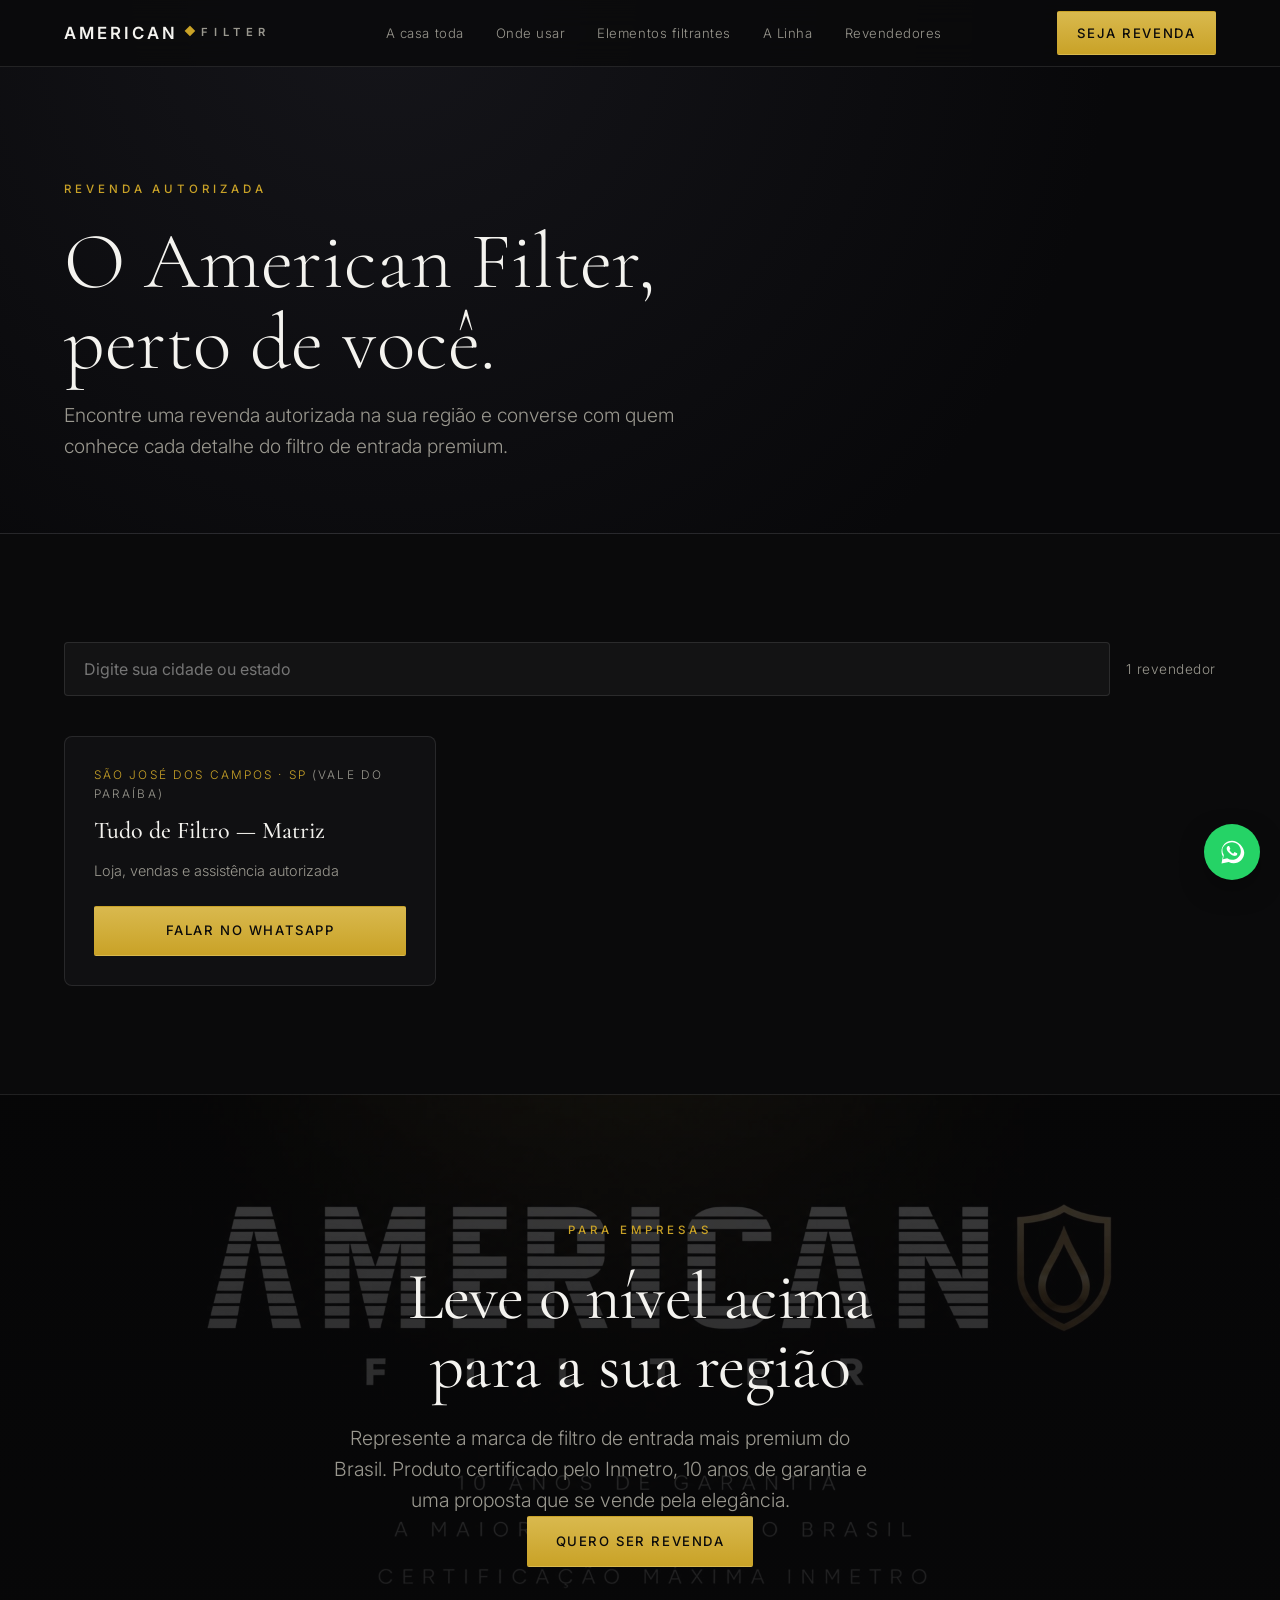
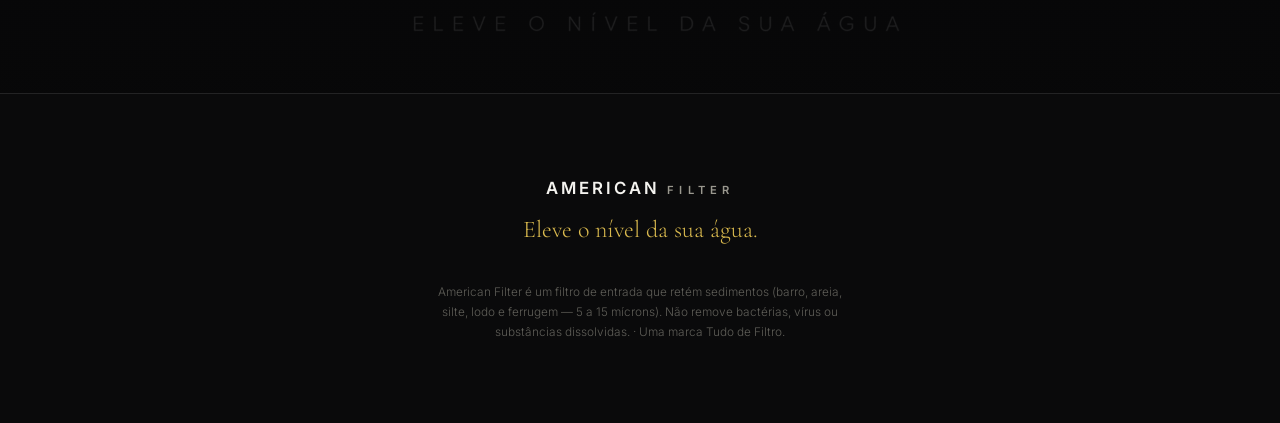
<file: revendedores.html>
<!DOCTYPE html>
<html lang="pt-BR">
<head>
<meta charset="UTF-8" />
<meta name="viewport" content="width=device-width, initial-scale=1.0" />
<title>Encontre um Revendedor | American Filter</title>
<meta name="description" content="Encontre um revendedor autorizado American Filter perto de você. Filtro de entrada premium com a maior garantia do Brasil." />
<link rel="preconnect" href="https://fonts.googleapis.com" />
<link rel="preconnect" href="https://fonts.gstatic.com" crossorigin />
<link href="https://fonts.googleapis.com/css2?family=Cormorant+Garamond:wght@300;400;500;600&family=Inter:wght@300;400;500;600&display=swap" rel="stylesheet" />
<link rel="stylesheet" href="css/styles.css" />
<script type="application/ld+json">
{"@context":"https://schema.org","@type":"LocalBusiness","name":"Tudo de Filtro — American Filter","url":"https://paulinhotdf.github.io/american-filter-site/revendedores.html","telephone":"+55-12-98285-5000","address":{"@type":"PostalAddress","addressLocality":"São José dos Campos","addressRegion":"SP","addressCountry":"BR"},"areaServed":"BR","priceRange":"$$$"}
</script>
</head>
<body>

<header class="nav is-stuck" id="nav">
  <a href="index.html" class="nav__brand"><span class="nav__brand-main">AMERICAN</span><span class="nav__brand-shield">◆</span><span class="nav__brand-sub">FILTER</span></a>
  <nav class="nav__links">
    <a href="index.html#beneficios">A casa toda</a>
    <a href="index.html#aplicacoes">Onde usar</a>
    <a href="elementos-filtrantes.html">Elementos filtrantes</a>
    <a href="index.html#linha">A Linha</a>
    <a href="revendedores.html">Revendedores</a>
  </nav>
  <a class="btn btn--gold nav__cta" href="#" data-wa="Olá! Quero ser revendedor American Filter.">Seja revenda</a>
  <button class="nav__burger" id="burger" aria-label="Menu"><span></span><span></span></button>
</header>

<section class="subhero">
  <div class="subhero__inner">
    <p class="eyebrow">Revenda autorizada</p>
    <h1 class="subhero__title">O American Filter,<br/>perto de você.</h1>
    <p class="subhero__sub">Encontre uma revenda autorizada na sua região e converse com quem conhece cada detalhe do filtro de entrada premium.</p>
  </div>
</section>

<section class="section rev">
  <div class="rev__search">
    <input id="revSearch" type="search" placeholder="Digite sua cidade ou estado" autocomplete="off" />
    <span id="revCount" class="rev__count"></span>
  </div>
  <div id="revList" class="rev__grid"></div>
  <div id="revEmpty" class="rev__empty" hidden>
    <p>Ainda não temos revenda nesta região. Mas isso não é um problema — fale direto com a Tudo de Filtro: nossa equipe encontra a melhor forma de levar o American Filter até você.</p>
    <a class="btn btn--gold" href="#" data-wa="Olá! Não encontrei revendedor na minha região. Como faço pra comprar o American Filter?">Falar no WhatsApp</a>
  </div>
</section>

<section class="revenda" id="revenda">
  <div class="revenda__inner">
    <p class="eyebrow">Para empresas</p>
    <h2 class="h2">Leve o nível acima<br/>para a sua região</h2>
    <p class="lead">Represente a marca de filtro de entrada mais premium do Brasil. Produto certificado pelo Inmetro, 10 anos de garantia e uma proposta que se vende pela elegância.</p>
    <a class="btn btn--gold" href="#" data-wa="Olá! Tenho interesse em ser REVENDEDOR American Filter. Me passa as condições?">Quero ser revenda</a>
  </div>
</section>

<footer class="footer">
  <div class="footer__brand"><span class="nav__brand-main">AMERICAN</span> <span class="nav__brand-sub">FILTER</span></div>
  <p class="footer__slogan">Eleve o nível da sua água.</p>
  <p class="footer__legal">American Filter é um filtro de entrada que retém sedimentos (barro, areia, silte, lodo e ferrugem — 5 a 15 mícrons). Não remove bactérias, vírus ou substâncias dissolvidas. · Uma marca Tudo de Filtro.</p>
</footer>

<a class="wa-float" href="#" data-wa="Olá! Quero saber mais sobre o American Filter." aria-label="WhatsApp"><svg viewBox="0 0 32 32" width="28" height="28" fill="currentColor"><path d="M16 3C9.4 3 4 8.4 4 15c0 2.1.6 4.1 1.6 5.9L4 29l8.3-1.6c1.7.9 3.6 1.4 5.7 1.4 6.6 0 12-5.4 12-12S22.6 3 16 3zm0 21.8c-1.8 0-3.5-.5-5-1.4l-.4-.2-4.9 1 1-4.8-.2-.4c-1-1.6-1.5-3.4-1.5-5.3C5 9.5 9.9 4.9 16 4.9c5.6 0 10.1 4.5 10.1 10.1S21.6 24.8 16 24.8zm5.6-7.6c-.3-.2-1.8-.9-2.1-1-.3-.1-.5-.2-.7.2-.2.3-.8 1-.9 1.2-.2.2-.3.2-.6.1-.3-.2-1.3-.5-2.4-1.5-.9-.8-1.5-1.8-1.7-2.1-.2-.3 0-.5.1-.6.1-.1.3-.3.4-.5.2-.2.2-.3.3-.5.1-.2 0-.4 0-.5 0-.2-.7-1.7-1-2.3-.3-.6-.5-.5-.7-.5h-.6c-.2 0-.5.1-.8.4-.3.3-1 1-1 2.5s1.1 2.9 1.2 3.1c.2.2 2.1 3.2 5.1 4.5.7.3 1.3.5 1.7.6.7.2 1.4.2 1.9.1.6-.1 1.8-.7 2-1.4.2-.7.2-1.3.2-1.4-.1-.2-.3-.2-.6-.4z"/></svg></a>

<script>
  document.getElementById("burger").addEventListener("click",function(){document.querySelector(".nav__links").classList.toggle("is-open");});
</script>
<script src="js/revendedores.js" defer></script>
</body>
</html>
</file>
<file: css/styles.css>
:root{
  --bg:#0a0a0b; --bg2:#101012; --ink:#f4f3ef; --mut:#9a988f;
  --gold:#c9a227; --gold-soft:#d9b94e; --line:rgba(255,255,255,.10);
  --max:1280px; --pad:clamp(20px,5vw,80px);
  --serif:"Cormorant Garamond",Georgia,serif; --sans:"Inter",system-ui,sans-serif;
}
*{margin:0;padding:0;box-sizing:border-box}
html{scroll-behavior:smooth}
body{background:var(--bg);color:var(--ink);font-family:var(--sans);font-weight:300;
  line-height:1.6;-webkit-font-smoothing:antialiased;overflow-x:hidden}
img{display:block;max-width:100%}
a{color:inherit;text-decoration:none}
em{font-style:italic;color:var(--gold-soft)}

.eyebrow{font-size:.72rem;letter-spacing:.34em;text-transform:uppercase;color:var(--gold);
  font-weight:500;margin-bottom:1.4rem}
.h2{font-family:var(--serif);font-weight:400;font-size:clamp(2.1rem,5.2vw,4.2rem);
  line-height:1.04;letter-spacing:-.01em}
.lead{font-size:clamp(1rem,1.6vw,1.22rem);color:var(--mut);max-width:46ch;margin-top:1.4rem}
.section{max-width:var(--max);margin:0 auto;padding:clamp(80px,12vh,160px) var(--pad)}
.section__head{margin-bottom:clamp(40px,6vw,80px);max-width:60ch}

/* buttons */
.btn{display:inline-flex;align-items:center;gap:.5em;font-family:var(--sans);font-size:.82rem;
  font-weight:500;letter-spacing:.12em;text-transform:uppercase;padding:1.05em 2.1em;border-radius:2px;
  transition:.35s cubic-bezier(.2,.7,.2,1);cursor:pointer;border:1px solid transparent}
.btn--gold{background:linear-gradient(180deg,var(--gold-soft),var(--gold));color:#0a0a0b}
.btn--gold:hover{filter:brightness(1.12);transform:translateY(-2px);box-shadow:0 14px 40px -12px rgba(201,162,39,.6)}
.btn--ghost{border-color:var(--line);color:var(--ink);background:rgba(255,255,255,.02)}
.btn--ghost:hover{border-color:var(--gold);color:var(--gold)}

/* NAV */
.nav{position:fixed;top:0;left:0;right:0;z-index:50;display:flex;align-items:center;
  justify-content:space-between;gap:2rem;padding:1.1rem var(--pad);
  transition:background .4s,backdrop-filter .4s,padding .4s;border-bottom:1px solid transparent}
.nav.is-stuck{background:rgba(10,10,11,.82);backdrop-filter:blur(14px);border-color:var(--line);padding:.7rem var(--pad)}
.nav__brand{display:flex;align-items:center;gap:.35em;font-weight:600}
.nav__brand-main{font-size:1.05rem;letter-spacing:.18em}
.nav__brand-shield{color:var(--gold);font-size:.7em;transform:translateY(-1px)}
.nav__brand-sub{font-size:.7rem;letter-spacing:.5em;color:var(--mut)}
.nav__links{display:flex;gap:2rem;font-size:.82rem;letter-spacing:.04em;color:#cfcdc6}
.nav__links a{position:relative;padding:.2em 0;color:var(--mut);transition:color .3s}
.nav__links a:hover{color:var(--ink)}
.nav__links a::after{content:"";position:absolute;left:0;bottom:-2px;width:0;height:1px;background:var(--gold);transition:width .3s}
.nav__links a:hover::after{width:100%}
.nav__cta{padding:.8em 1.5em}
.nav__burger{display:none;background:none;border:0;flex-direction:column;gap:5px;cursor:pointer}
.nav__burger span{width:24px;height:1.5px;background:var(--ink)}

/* HERO */
.hero{position:relative;height:100svh;min-height:640px;display:flex;align-items:center;
  padding:0 var(--pad);overflow:hidden}
.hero__video{position:absolute;inset:0;width:100%;height:100%;object-fit:cover;z-index:0}
.hero__scrim{position:absolute;inset:0;z-index:1;
  background:linear-gradient(90deg,rgba(7,7,8,.82),rgba(7,7,8,.35) 55%,rgba(7,7,8,.55)),
  linear-gradient(0deg,rgba(7,7,8,.85),transparent 45%)}
.hero__content{position:relative;z-index:2;max-width:var(--max);margin:0 auto;width:100%}
.hero__title{font-family:var(--serif);font-weight:300;font-size:clamp(3rem,9vw,7.5rem);
  line-height:.98;letter-spacing:-.02em;margin-bottom:1.4rem}
.hero__sub{font-size:clamp(1.05rem,2vw,1.4rem);color:#d7d5cd;max-width:34ch;font-weight:300}
.hero__actions{display:flex;gap:1rem;margin-top:2.6rem;flex-wrap:wrap}
.hero__scroll{position:absolute;bottom:34px;left:50%;transform:translateX(-50%);z-index:2;
  width:22px;height:36px;border:1px solid rgba(255,255,255,.4);border-radius:14px}
.hero__scroll span{position:absolute;left:50%;top:8px;width:3px;height:7px;border-radius:2px;
  background:var(--gold);transform:translateX(-50%);animation:scroll 1.8s infinite}
@keyframes scroll{0%{opacity:0;top:8px}40%{opacity:1}80%{opacity:0;top:20px}}

/* MANIFESTO */
.manifesto{position:relative;padding:clamp(110px,22vh,260px) var(--pad);text-align:center;overflow:hidden;
  border-top:1px solid var(--line);border-bottom:1px solid var(--line)}
.manifesto::before{content:"";position:absolute;inset:0;z-index:0;
  background:url("../assets/img/jornada.jpg") center/cover;transform:scale(1.05);will-change:transform}
.manifesto::after{content:"";position:absolute;inset:0;z-index:1;
  background:linear-gradient(90deg,rgba(7,7,8,.92),rgba(7,7,8,.6) 55%,rgba(7,7,8,.85)),linear-gradient(0deg,#070708,transparent 40%,transparent 60%,#070708)}
.manifesto__text{position:relative;z-index:2;max-width:1000px;margin:0 auto;
  font-family:var(--serif);font-weight:300;font-size:clamp(1.6rem,4vw,3rem);line-height:1.3;color:var(--mut)}
.manifesto__text span{color:var(--ink)}

/* BENEFITS */
.benefits__grid{display:grid;grid-template-columns:repeat(4,1fr);gap:18px}
.bcard{position:relative;border-radius:6px;overflow:hidden;aspect-ratio:3/4;border:1px solid var(--line)}
.bcard img{width:100%;height:100%;object-fit:cover;transition:transform .8s cubic-bezier(.2,.7,.2,1)}
.bcard:hover img{transform:scale(1.06)}
.bcard__cap{position:absolute;inset:auto 0 0 0;padding:1.4rem;
  background:linear-gradient(0deg,rgba(8,8,9,.92),transparent)}
.bcard__cap h3{font-family:var(--serif);font-size:1.5rem;font-weight:500}
.bcard__cap p{font-size:.86rem;color:var(--mut);margin-top:.3rem}

/* APLICAÇÕES */
.apps__grid{display:grid;grid-template-columns:repeat(3,1fr);gap:18px}
.acard{position:relative;border-radius:6px;overflow:hidden;aspect-ratio:4/3;border:1px solid var(--line)}
.acard img{width:100%;height:100%;object-fit:cover;transition:transform .8s cubic-bezier(.2,.7,.2,1)}
.acard:hover img{transform:scale(1.06)}
.acard__cap{position:absolute;inset:auto 0 0 0;padding:1.5rem;background:linear-gradient(0deg,rgba(8,8,9,.94),transparent)}
.acard__cap h3{font-family:var(--serif);font-size:1.6rem;font-weight:500}
.acard__cap p{font-size:.9rem;color:var(--mut);margin-top:.3rem;max-width:34ch}
.apps__note{margin-top:1.6rem;font-size:.8rem;color:#6a675f;letter-spacing:.04em}

/* BEFORE/AFTER */
.beforeafter{display:grid;grid-template-columns:1.1fr .9fr;align-items:center;gap:clamp(30px,5vw,80px);
  max-width:var(--max);margin:0 auto;padding:clamp(60px,9vh,120px) var(--pad)}
.beforeafter__img{border-radius:6px;border:1px solid var(--line);width:100%}

/* TECH */
.tech__grid{display:grid;grid-template-columns:repeat(3,1fr);gap:18px}
.tcard{border:1px solid var(--line);border-radius:6px;overflow:hidden;background:var(--bg2)}
.tcard img{width:100%;aspect-ratio:16/11;object-fit:cover}
.tcard h3{font-family:var(--serif);font-size:1.6rem;font-weight:500;padding:1.4rem 1.4rem .2rem}
.tcard p{padding:0 1.4rem 1.6rem;color:var(--mut);font-size:.92rem}
.micron{display:grid;grid-template-columns:auto 1fr;gap:clamp(24px,5vw,70px);align-items:center;
  margin-top:clamp(40px,6vw,72px);padding-top:clamp(40px,6vw,72px);border-top:1px solid var(--line)}
.micron__big{text-align:center}
.micron__big span{font-family:var(--serif);font-size:clamp(3.5rem,9vw,7rem);line-height:.9;color:var(--gold)}
.micron__big small{display:block;font-size:.74rem;letter-spacing:.24em;text-transform:uppercase;color:var(--mut);margin-top:.6rem}
.micron__txt{font-size:clamp(1.05rem,1.8vw,1.35rem);font-weight:300;color:#d7d5cd;max-width:48ch}
.micron__txt strong{color:var(--ink);font-weight:500}

/* LINHA / 3D */
.linha{}
.linha__stage{display:grid;grid-template-columns:1.15fr .85fr;gap:clamp(30px,5vw,70px);align-items:center}
.viewer{position:relative;aspect-ratio:1/1;border:1px solid var(--line);border-radius:10px;
  background:radial-gradient(circle at 50% 35%,#1b1b1f,#0b0b0c 70%);overflow:hidden;cursor:grab}
.viewer:active{cursor:grabbing}
.viewer__fallback,.viewer__media{position:absolute;inset:0;width:100%;height:100%;object-fit:cover;
  transform-origin:bottom center;transition:transform .5s cubic-bezier(.2,.7,.2,1);
  user-select:none;-webkit-user-drag:none}
.viewer__hint{position:absolute;bottom:14px;left:0;right:0;text-align:center;font-size:.7rem;
  letter-spacing:.2em;text-transform:uppercase;color:var(--mut);pointer-events:none}
.model__name{font-family:var(--serif);font-size:clamp(2.1rem,4.4vw,3.4rem);font-weight:500;line-height:1.04}
.model__dim{color:var(--ink);margin-top:.6rem;letter-spacing:.02em}
.model__flow{color:var(--gold);font-weight:500;margin-top:.2rem;font-size:1.1rem}
.model__press{color:var(--mut);font-size:.85rem;margin-top:.25rem}
.model__desc{color:var(--mut);margin:1rem 0 1.8rem;max-width:34ch}
.model__tabs{display:flex;gap:.6rem;flex-wrap:wrap;margin-bottom:1.8rem}
.mtab{font-family:var(--sans);font-size:.86rem;letter-spacing:.06em;color:var(--mut);
  background:rgba(255,255,255,.03);border:1px solid var(--line);padding:.7em 1.1em;border-radius:3px;cursor:pointer;transition:.3s}
.mtab:hover{color:var(--ink);border-color:rgba(255,255,255,.3)}
.mtab.is-active{color:#0a0a0b;background:var(--gold);border-color:var(--gold);font-weight:600}

/* FICHA TÉCNICA */
.ficha__wrap{overflow-x:auto}
.ficha table{width:100%;border-collapse:collapse;font-size:.95rem;min-width:680px}
.ficha th,.ficha td{text-align:left;padding:1rem .9rem;border-bottom:1px solid var(--line)}
.ficha th{font-size:.7rem;letter-spacing:.14em;text-transform:uppercase;color:var(--gold);font-weight:600}
.ficha td:first-child{font-family:var(--serif);font-size:1.2rem;color:var(--ink)}
.ficha .fflow{color:var(--gold-soft);font-weight:500}
.ficha__specs{list-style:none;display:grid;grid-template-columns:repeat(2,1fr);gap:.2rem 2rem;margin:2.4rem 0;
  border-top:1px solid var(--line);padding-top:1.6rem}
.ficha__specs li{display:flex;justify-content:space-between;gap:1rem;padding:.7rem 0;border-bottom:1px solid var(--line);font-size:.95rem}
.ficha__specs .k{color:var(--mut)} .ficha__specs .v{color:var(--ink);text-align:right;font-weight:500}

/* ONDE COMPRAR */
.comprar__grid{display:grid;grid-template-columns:1fr 1fr;gap:clamp(30px,5vw,70px);align-items:center}
.comprar__alt{margin-top:1.6rem;color:var(--mut);font-size:.95rem}
.comprar__alt a{color:var(--gold);border-bottom:1px solid transparent;transition:border .3s}
.comprar__alt a:hover{border-color:var(--gold)}
.form{background:var(--bg2);border:1px solid var(--line);border-radius:10px;padding:clamp(24px,3vw,40px);display:grid;gap:1rem}
.form label{display:grid;gap:.45rem;font-size:.78rem;letter-spacing:.1em;text-transform:uppercase;color:var(--mut)}
.form input,.form select{background:rgba(255,255,255,.04);border:1px solid var(--line);color:var(--ink);
  font-family:var(--sans);font-size:1rem;font-weight:300;padding:.9em 1em;border-radius:4px;outline:none;width:100%}
.form input:focus,.form select:focus{border-color:var(--gold)}
.form select{appearance:none;cursor:pointer}
.form__two{display:grid;grid-template-columns:1fr 1fr;gap:1rem}
.form__submit{justify-content:center;margin-top:.4rem}
.form__note{font-size:.78rem;color:var(--mut);text-align:center}

/* GARANTIA */
.garantia{background:linear-gradient(180deg,#0d0d0f,#070708);border-top:1px solid var(--line);border-bottom:1px solid var(--line)}
.garantia__inner{max-width:var(--max);margin:0 auto;padding:clamp(80px,12vh,150px) var(--pad);text-align:center}
.gvalue{display:grid;grid-template-columns:1fr 1fr;gap:24px;margin-top:clamp(36px,5vw,60px);text-align:left}
.gv{border:1px solid var(--line);border-radius:8px;padding:2rem;background:rgba(255,255,255,.02)}
.gv h3{font-family:var(--serif);font-size:1.5rem;font-weight:500;color:var(--gold-soft);margin-bottom:.7rem}
.gv p{color:var(--mut);font-size:.96rem;line-height:1.7}
.garantia__grid{display:grid;grid-template-columns:repeat(3,1fr);gap:30px;margin-top:clamp(40px,6vw,70px)}
.gitem{padding:2rem 1rem;border:1px solid var(--line);border-radius:6px}
.gnum{font-family:var(--serif);font-size:clamp(2.4rem,5vw,3.6rem);color:var(--gold);display:block;line-height:1}
.gitem p{color:var(--mut);margin-top:.6rem;font-size:.92rem;letter-spacing:.02em}

/* INSTALL */
.install{display:grid;grid-template-columns:1fr 1fr;gap:clamp(30px,5vw,80px);align-items:center}
.install__list{list-style:none;margin-top:2rem;display:grid;gap:1.3rem}
.install__list li{display:grid;grid-template-columns:auto 1fr;gap:1rem;color:#d7d5cd;font-size:1.02rem;
  padding-bottom:1.3rem;border-bottom:1px solid var(--line)}
.install__list b{color:var(--gold);font-family:var(--serif);font-size:1.4rem;font-weight:600}
.install__img{border-radius:6px;border:1px solid var(--line);width:100%;aspect-ratio:4/5;object-fit:cover}

/* FAQ */
.faq__list{max-width:860px;margin:0 auto;display:grid;gap:0}
.faq__item{border-bottom:1px solid var(--line)}
.faq__item summary{cursor:pointer;list-style:none;padding:1.5rem .2rem;font-family:var(--serif);
  font-size:clamp(1.2rem,2.4vw,1.6rem);color:var(--ink);display:flex;justify-content:space-between;align-items:center;gap:1rem}
.faq__item summary::-webkit-details-marker{display:none}
.faq__item summary::after{content:"+";color:var(--gold);font-family:var(--sans);font-weight:300;font-size:1.6rem;transition:transform .3s}
.faq__item[open] summary::after{transform:rotate(45deg)}
.faq__item p{color:var(--mut);padding:0 .2rem 1.6rem;max-width:70ch;line-height:1.7}

/* INSTALAÇÕES REAIS */
.real{max-width:var(--max);margin:0 auto;padding:clamp(40px,7vh,90px) 0 clamp(60px,9vh,120px)}
.real .section__head{padding:0 var(--pad)}
.real__strip{display:flex;gap:16px;overflow-x:auto;padding:0 var(--pad) 10px;scroll-snap-type:x mandatory;
  -webkit-overflow-scrolling:touch}
.real__strip::-webkit-scrollbar{height:6px}
.real__strip::-webkit-scrollbar-thumb{background:var(--line);border-radius:3px}
.real__strip img{flex:0 0 auto;width:min(70vw,360px);aspect-ratio:3/4;object-fit:cover;
  border-radius:6px;border:1px solid var(--line);scroll-snap-align:center;filter:saturate(.95)}

/* FILMSTRIP */
.filmstrip{max-width:var(--max);margin:0 auto;padding:0 var(--pad) clamp(60px,9vh,120px)}
.filmstrip__video{width:100%;border-radius:8px;border:1px solid var(--line);display:block}

/* REVENDA */
.revenda{background:
  linear-gradient(180deg,rgba(8,8,9,.78),rgba(8,8,9,.92)),url("../assets/img/cartela.jpg") center/cover;
  border-top:1px solid var(--line)}
.revenda__inner{max-width:760px;margin:0 auto;padding:clamp(90px,14vh,180px) var(--pad);text-align:center}
.revenda__perks{list-style:none;display:flex;gap:1.4rem;justify-content:center;flex-wrap:wrap;margin:2rem 0 2.6rem}
.revenda__perks li{font-size:.86rem;color:#d7d5cd;border:1px solid var(--line);padding:.7em 1.2em;border-radius:3px}

/* FOOTER */
.footer{text-align:center;padding:clamp(60px,9vh,110px) var(--pad);border-top:1px solid var(--line)}
.footer__brand{font-weight:600;letter-spacing:.18em}
.footer__brand .nav__brand-sub{letter-spacing:.45em}
.footer__slogan{font-family:var(--serif);font-size:1.5rem;color:var(--gold-soft);margin:.6rem 0 2rem}
.footer__legal{color:#5f5e58;font-size:.74rem;max-width:60ch;margin:2rem auto 0;line-height:1.7}

/* SUBHERO (subpáginas) */
.subhero{padding:clamp(120px,20vh,200px) var(--pad) clamp(50px,8vh,90px);
  background:radial-gradient(circle at 30% 0%,#15151a,#08080a 70%);border-bottom:1px solid var(--line)}
.subhero__inner{max-width:var(--max);margin:0 auto}
.subhero__title{font-family:var(--serif);font-weight:300;font-size:clamp(2.6rem,7vw,5rem);line-height:1.02;margin:.4rem 0 1rem}
.subhero__sub{color:var(--mut);max-width:52ch;font-size:clamp(1rem,1.6vw,1.2rem)}

/* AUTOMAÇÃO */
.auto{display:grid;grid-template-columns:1fr 1fr;gap:clamp(30px,5vw,80px);align-items:center;
  max-width:var(--max);margin:0 auto;padding:clamp(70px,10vh,140px) var(--pad)}
.auto__img{border-radius:8px;border:1px solid var(--line);width:100%;aspect-ratio:4/5;object-fit:cover;object-position:center;
  background:radial-gradient(circle at 50% 30%,#1b1b1f,#0b0b0c)}
.auto__list{list-style:none;display:grid;gap:1.2rem;margin-top:1.8rem}
.auto__list li{padding-left:1.6rem;position:relative;color:#d7d5cd}
.auto__list li::before{content:"";position:absolute;left:0;top:.55em;width:8px;height:8px;border-radius:50%;
  background:var(--gold);box-shadow:0 0 0 4px rgba(201,162,39,.15)}
.auto__list b{color:var(--ink);font-weight:500}

/* LINHA images */
.linha__lineup{width:100%;border-radius:8px;border:1px solid var(--line);margin-bottom:clamp(30px,5vw,60px)}
.linha__prop{width:100%;border-radius:8px;border:1px solid var(--line);margin-top:clamp(30px,5vw,60px);background:#0c0c0d}
.linha__cap{text-align:center;color:var(--mut);font-size:.82rem;letter-spacing:.04em;margin-top:1rem}

/* ELEMENTOS page */
.elem{display:grid;grid-template-columns:1fr 1fr;gap:clamp(30px,5vw,80px);align-items:center;
  max-width:var(--max);margin:0 auto;padding:clamp(60px,9vh,120px) var(--pad)}
.elem--rev{direction:rtl}.elem--rev>*{direction:ltr}
.elem__img{width:100%;border-radius:8px;border:1px solid var(--line);aspect-ratio:4/3;object-fit:cover}
.elem__list{list-style:none;display:grid;gap:.9rem;margin-top:1.6rem}
.elem__list li{padding-left:1.5rem;position:relative;color:#d7d5cd}
.elem__list li::before{content:"—";position:absolute;left:0;color:var(--gold)}
.elem__p{color:var(--mut);margin-top:1rem;max-width:50ch}
.elem h3{font-family:var(--serif);font-size:clamp(2rem,4vw,3rem);font-weight:500}
.elem__together{max-width:820px;margin:0 auto;text-align:center;padding:clamp(40px,7vh,90px) var(--pad)}

/* REVENDEDORES */
.rev{max-width:var(--max)}
.rev__search{display:flex;gap:1rem;align-items:center;flex-wrap:wrap;margin-bottom:2.5rem}
.rev__search input{flex:1;min-width:260px;background:rgba(255,255,255,.04);border:1px solid var(--line);
  color:var(--ink);font-family:var(--sans);font-size:1rem;padding:1em 1.2em;border-radius:4px;outline:none}
.rev__search input:focus{border-color:var(--gold)}
.rev__count{color:var(--mut);font-size:.85rem;letter-spacing:.04em}
.rev__grid{display:grid;grid-template-columns:repeat(auto-fill,minmax(280px,1fr));gap:18px}
.rev-card{border:1px solid var(--line);border-radius:8px;padding:1.8rem;background:var(--bg2);display:flex;flex-direction:column;gap:.5rem}
.rev-card__loc{font-size:.74rem;letter-spacing:.18em;text-transform:uppercase;color:var(--gold)}
.rev-card__loc span{color:var(--mut)}
.rev-card__name{font-family:var(--serif);font-size:1.5rem;font-weight:500}
.rev-card__obs{color:var(--mut);font-size:.9rem}
.rev-card__btn{margin-top:1rem;justify-content:center}
.rev__empty{text-align:center;padding:3rem 1rem;color:var(--mut)}
.rev__empty p{margin-bottom:1.5rem;font-size:1.1rem}

/* WA float */
.wa-float{position:fixed;right:20px;bottom:20px;z-index:60;width:56px;height:56px;border-radius:50%;
  background:#25d366;color:#fff;display:grid;place-items:center;box-shadow:0 10px 30px -8px rgba(0,0,0,.6);
  transition:transform .3s}
.wa-float:hover{transform:scale(1.08)}

/* reveal anim */
.reveal,.reveal-lines span{opacity:0;transform:translateY(28px);
  transition:opacity .9s cubic-bezier(.2,.7,.2,1),transform .9s cubic-bezier(.2,.7,.2,1)}
.reveal.is-in,.reveal-lines.is-in span{opacity:1;transform:none}
.reveal-lines span{display:inline;transition-delay:calc(var(--i,0)*.12s)}

/* responsive */
@media(max-width:960px){
  .benefits__grid{grid-template-columns:repeat(2,1fr)}
  .apps__grid{grid-template-columns:1fr}
  .tech__grid{grid-template-columns:1fr}
  .beforeafter,.install,.linha__stage,.auto,.elem,.comprar__grid{grid-template-columns:1fr}
  .elem--rev{direction:ltr}
  .nav__links{display:none}
  .nav__cta{display:none}
  .nav__burger{display:flex}
  .nav__links.is-open{display:flex;position:absolute;top:100%;left:0;right:0;flex-direction:column;
    gap:1.2rem;padding:1.6rem var(--pad);background:rgba(10,10,11,.97);border-bottom:1px solid var(--line)}
  .micron{grid-template-columns:1fr;text-align:center}
  .gvalue{grid-template-columns:1fr}
  .garantia__grid{grid-template-columns:1fr}
}
@media(max-width:560px){.benefits__grid{grid-template-columns:1fr}}
</file>
